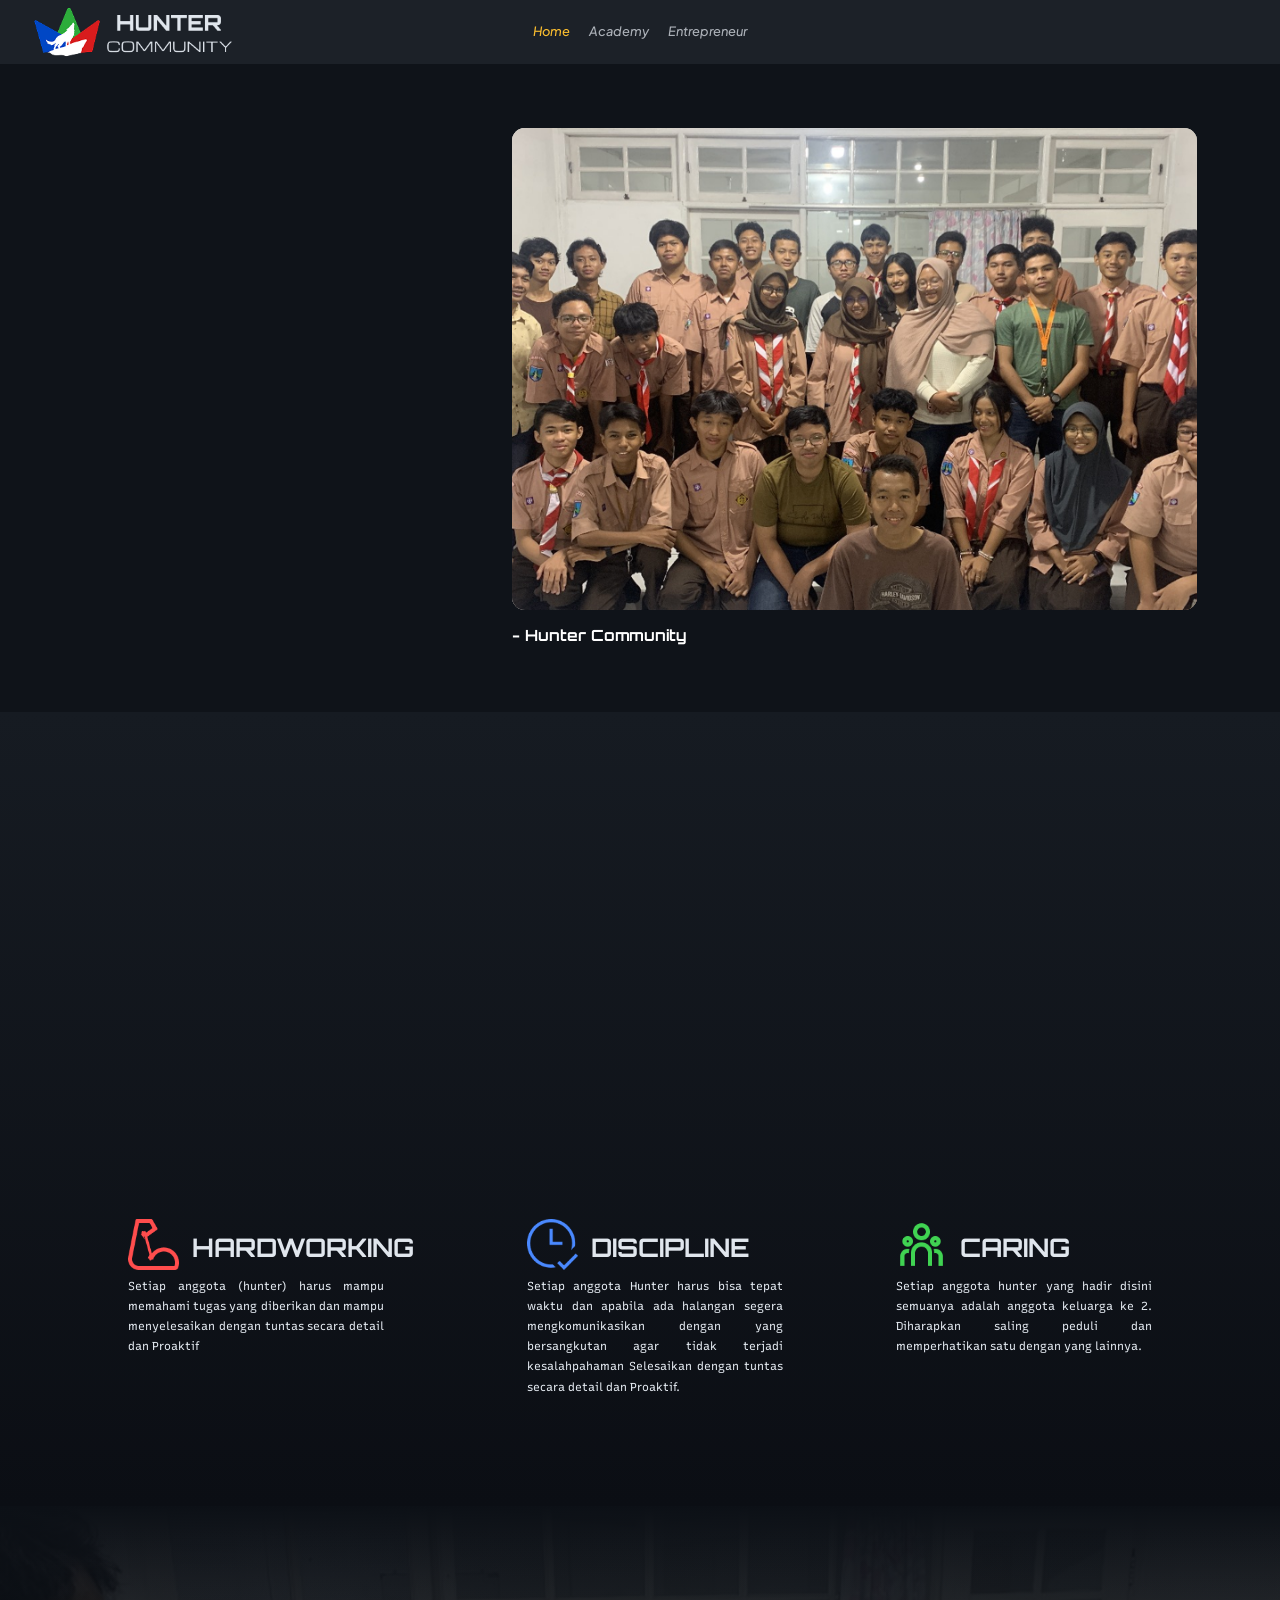
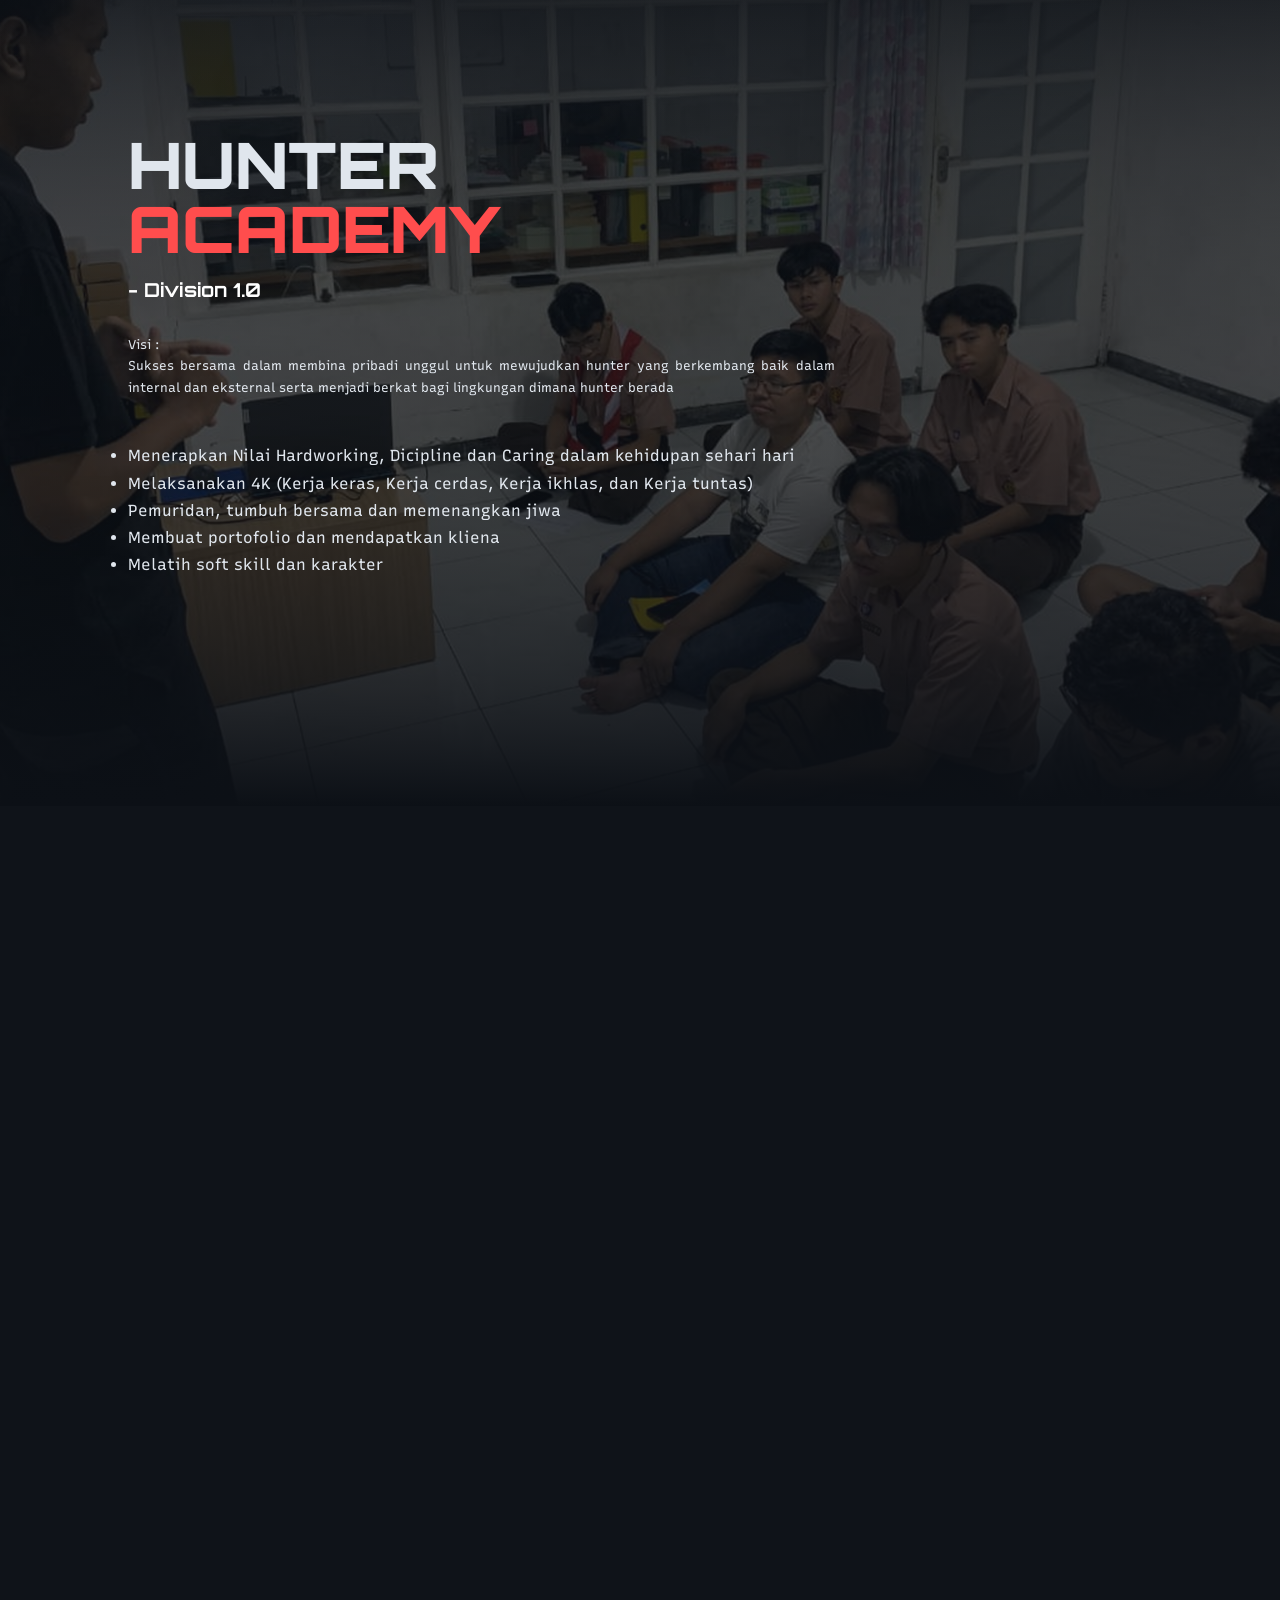
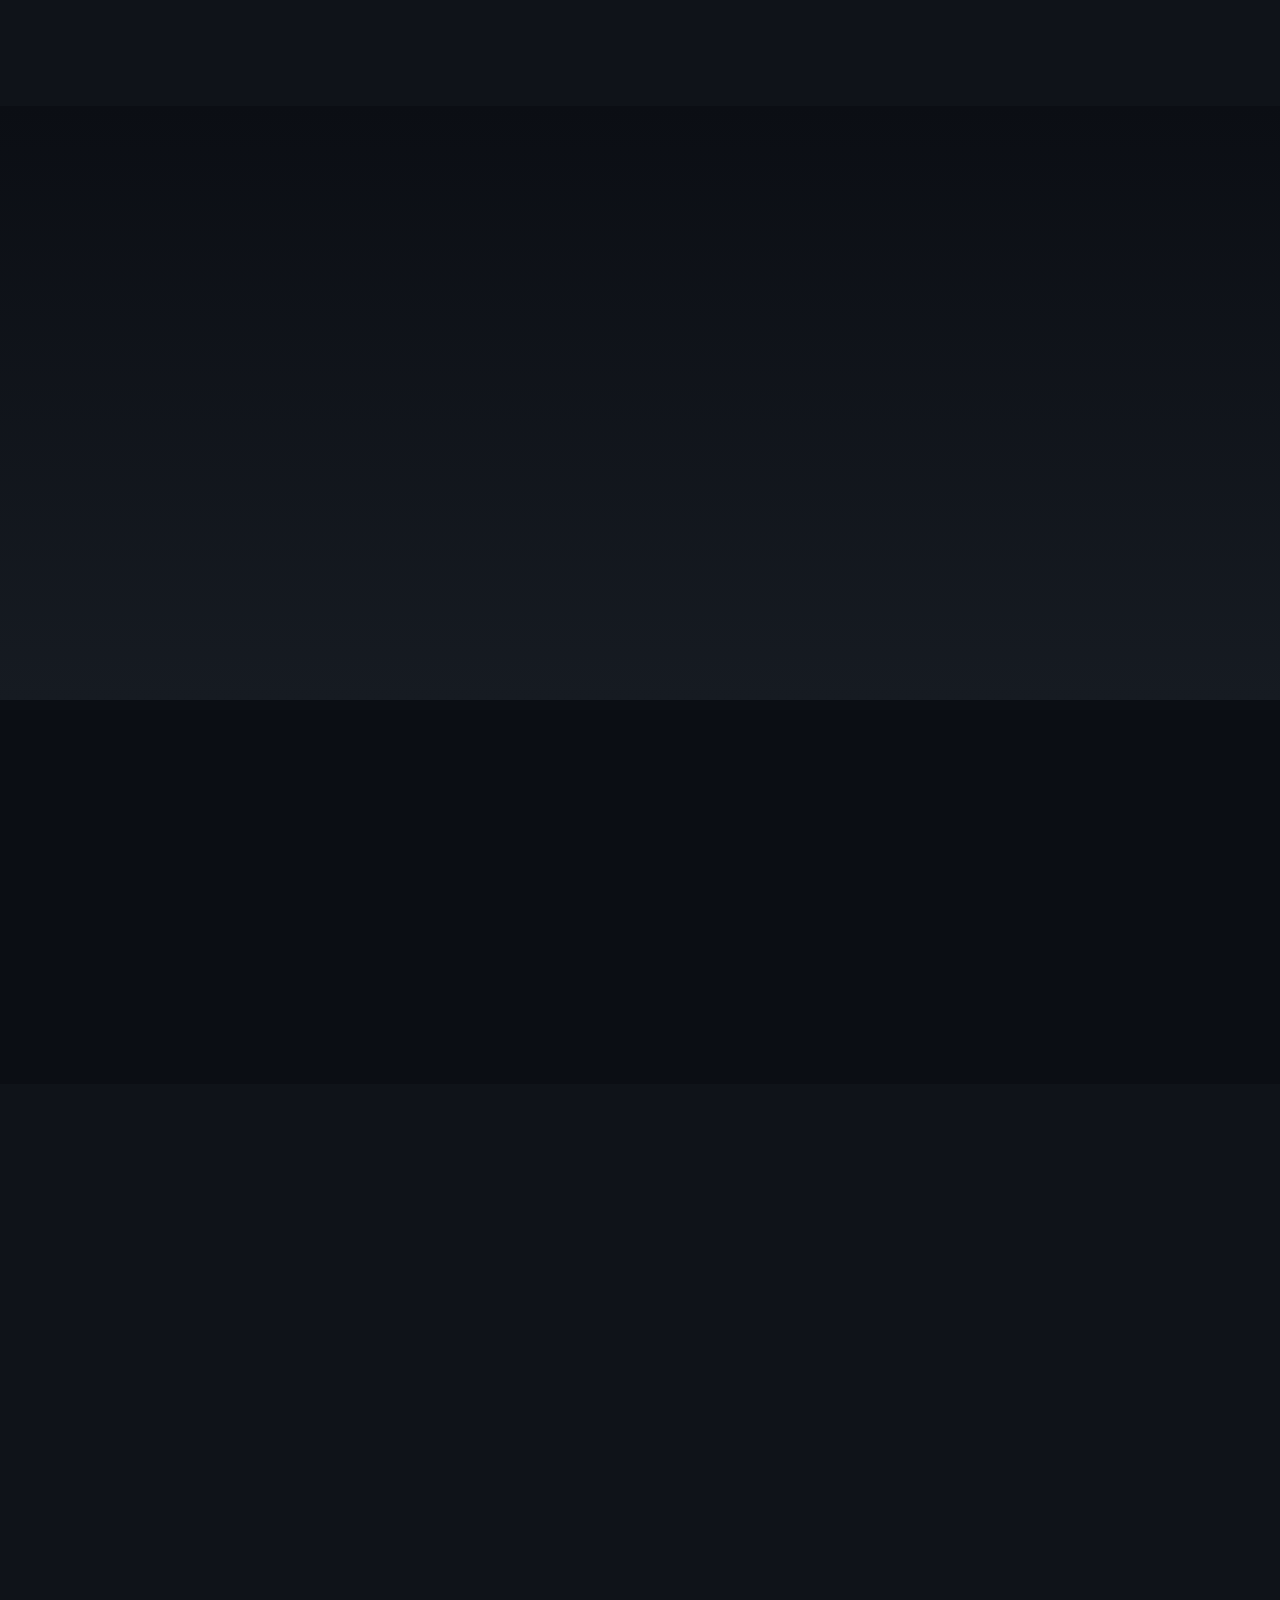
<file: index.html>
<!DOCTYPE html>
<html>

<head>
    <!-- Redirect immediately to the new URL -->
    <meta http-equiv="refresh" content="0; url=homepage.html" />
    <title>Redirecting...</title>
</head>

<body>
    <h1>If you are not redirected, <a href="homepage.html">click here</a>.</h1>
</body>


</html>
</file>
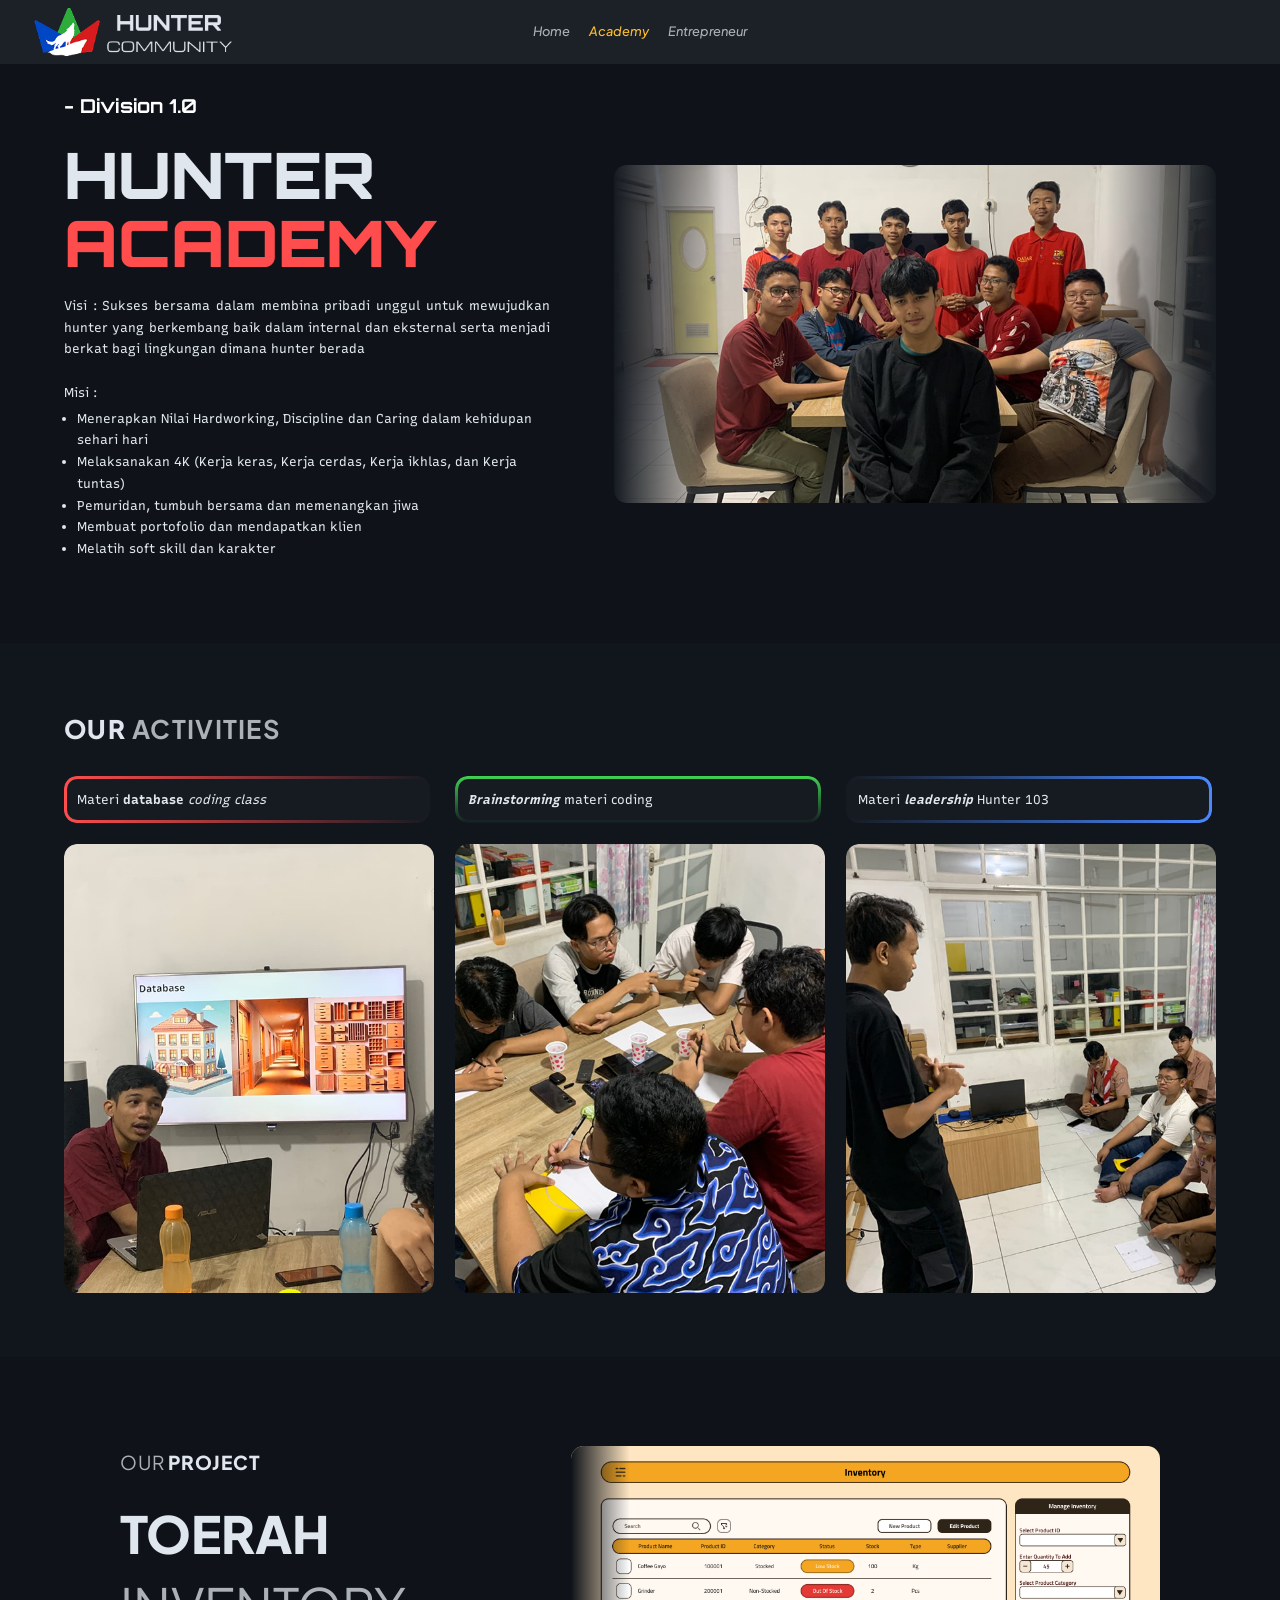
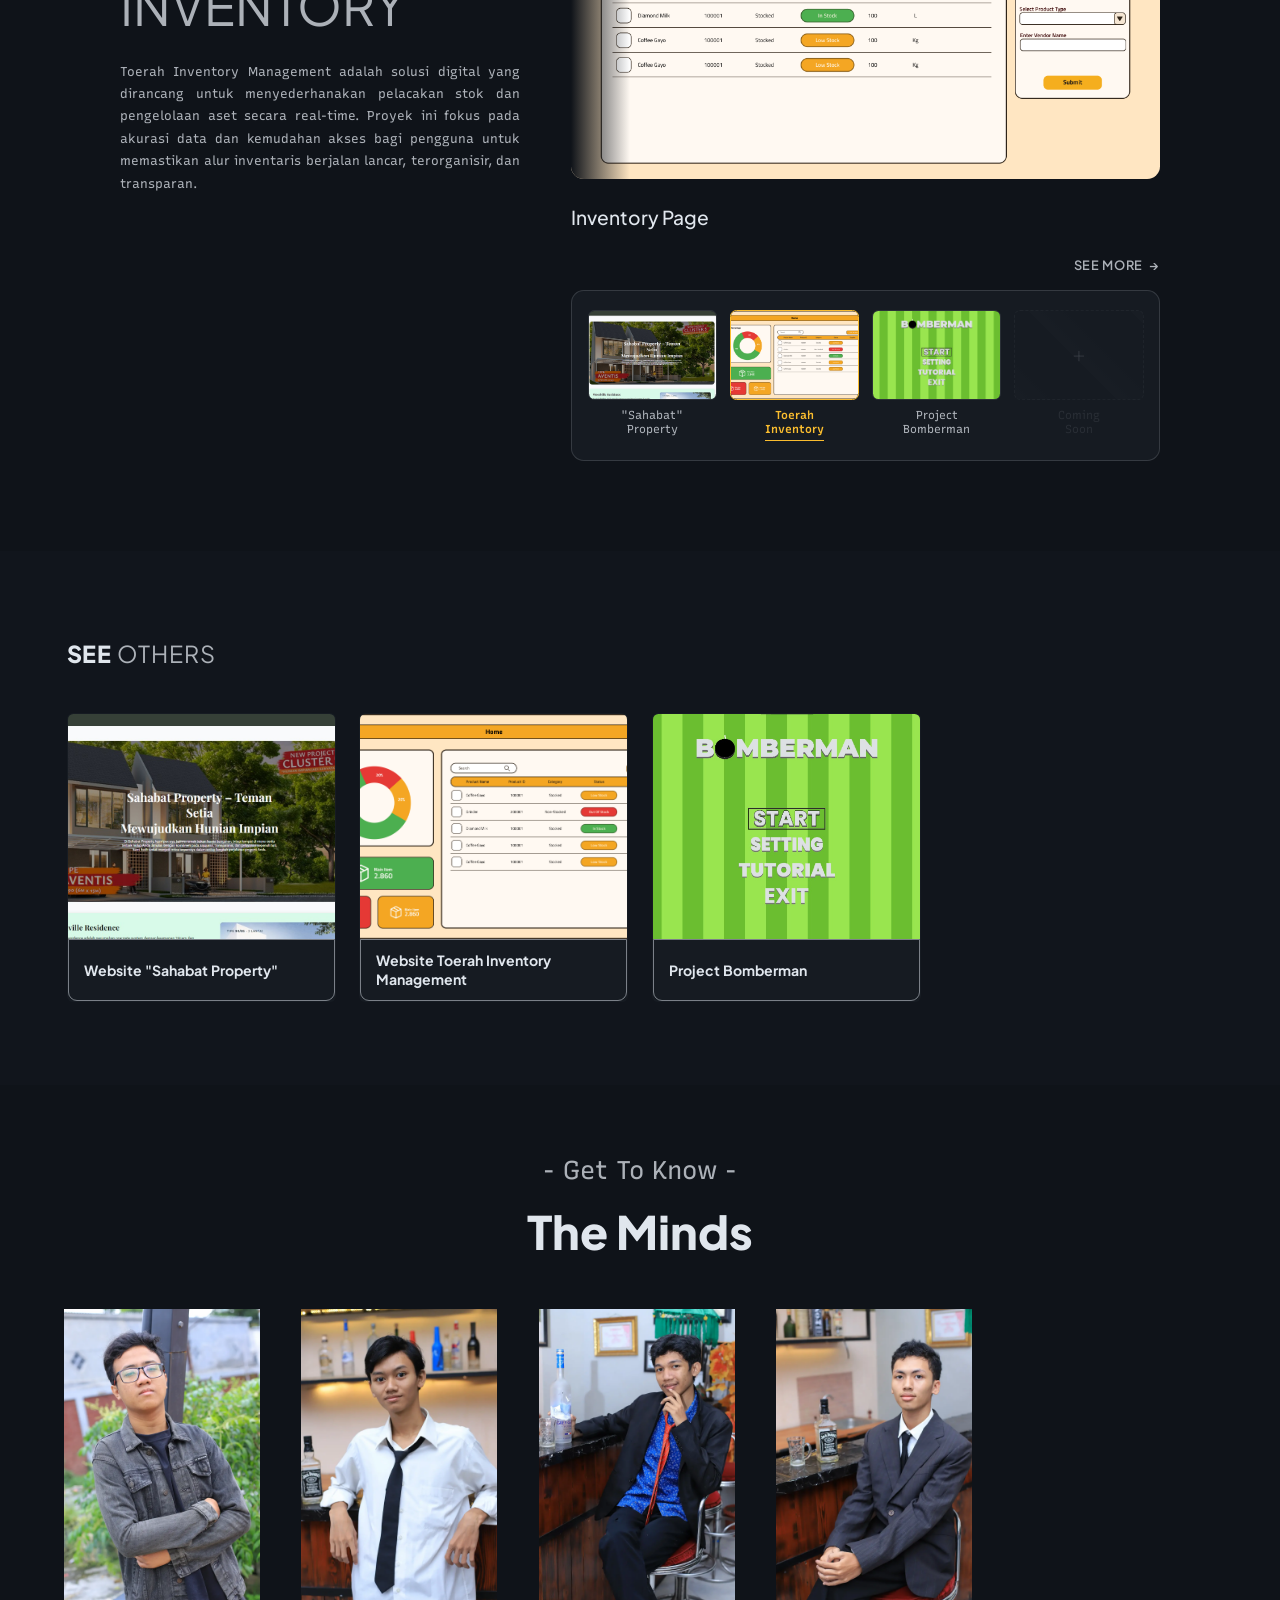
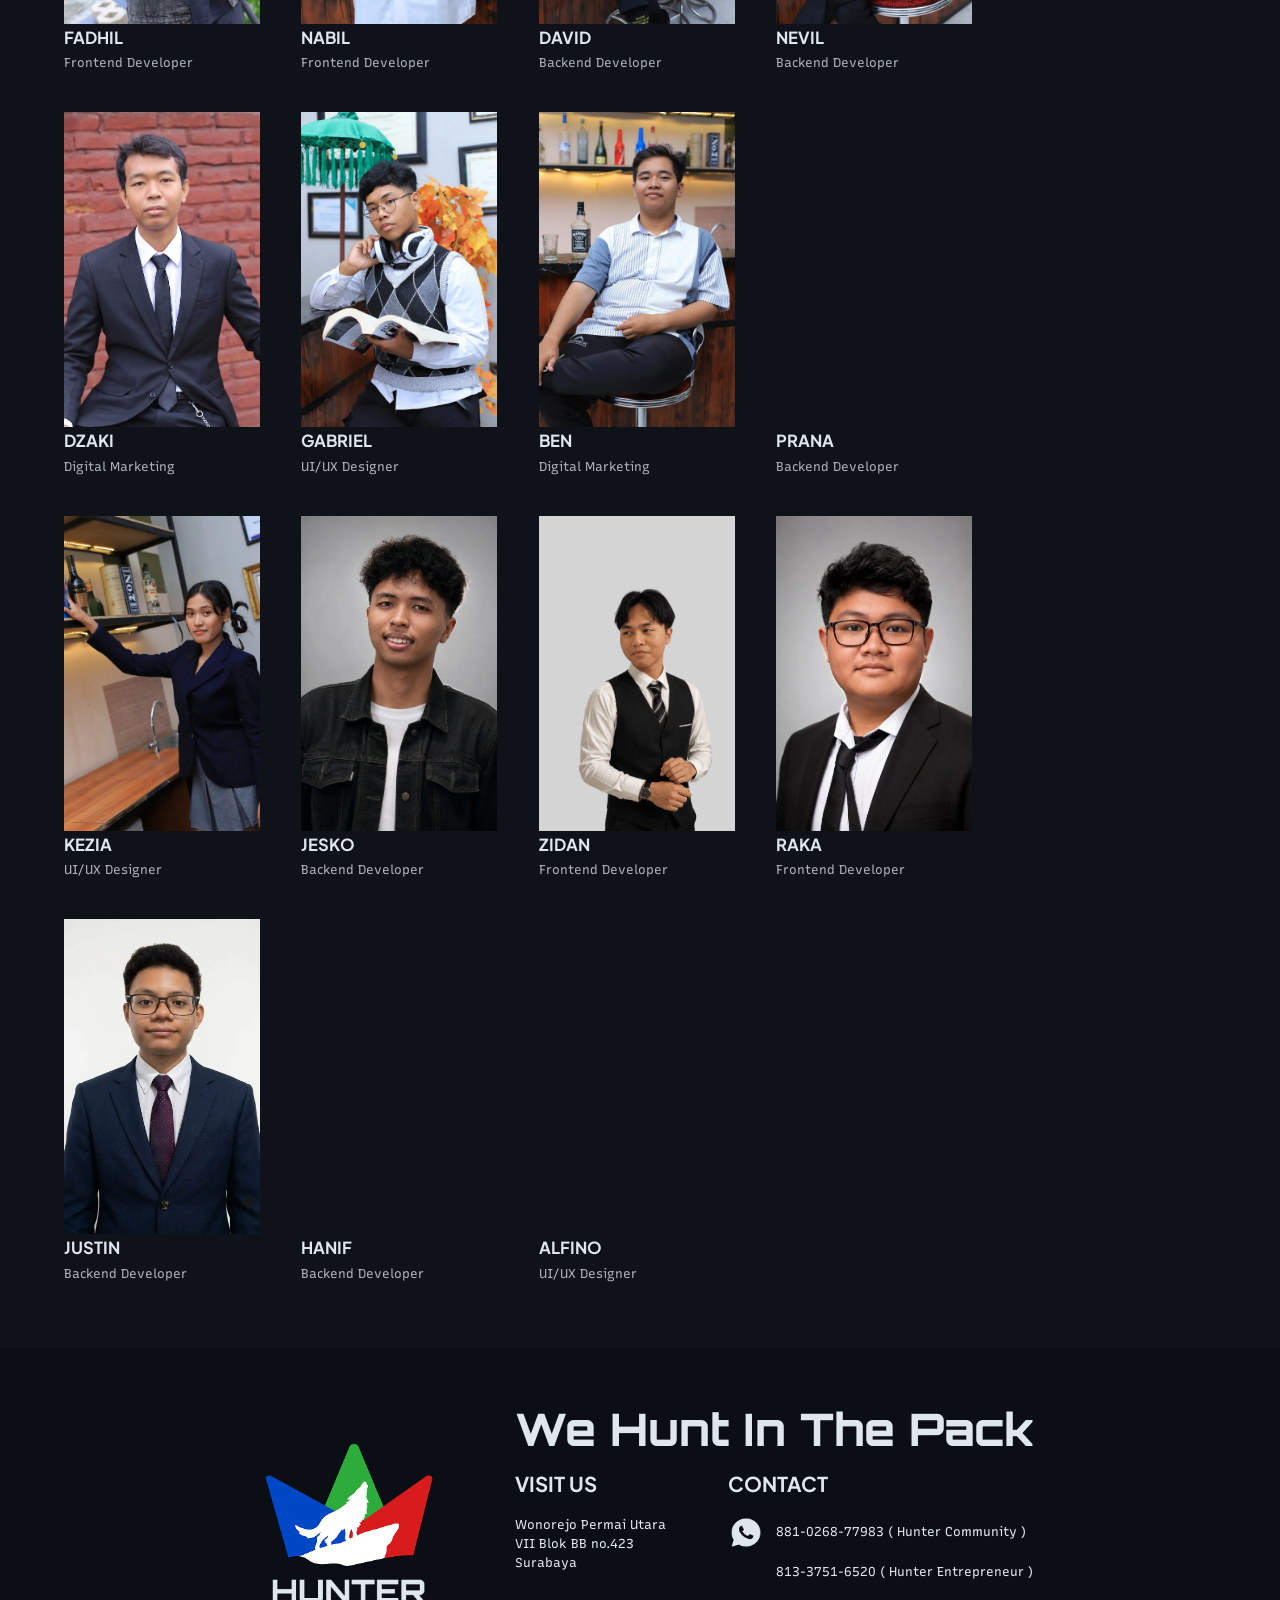
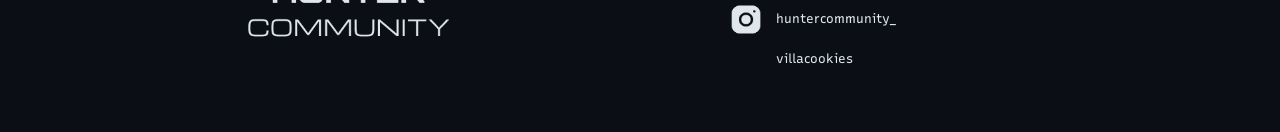
<file: codingpage.html>
<!doctype html>
<html lang="id">

<head>
  <meta charset="UTF-8" />
  <meta name="viewport" content="width=device-width, initial-scale=1.0" />
  <title>Hunter Academy — Coding</title>
  <link rel="icon" href="/favicon.ico" sizes="any">
  <link rel="icon" type="image/png" sizes="512x512" href="/favicon.png">
  <meta name="description" content="Sukses bersama dalam membina pribadi unggul untuk
        mewujudkan hunter yang berkembang baik dalam internal dan eksternal serta
        menjadi berkat bagi lingkungan dimana hunter berada.">
  <meta name="keywords"
    content="Hunter Community, komunitas, discipline, caring, hardworking, belajar bersama, organisasi">
  <meta name="author" content="Hunter Community">
  <meta name="robots" content="index, follow">
  <link rel="canonical" href="https://hunter.or.id/codingpage.html">

  <link rel="stylesheet" href="codingpage.css" />
  <link rel="preconnect" href="https://fonts.googleapis.com" />
  <link rel="preconnect" href="https://fonts.gstatic.com" crossorigin />
</head>

<body>
  <!-- ==============================
         NAVBAR
    ============================== -->
  <nav class="navbar" id="navbar">
    <div class="navbar-logo" id="navbar-logo">
      <img src="CodingAssets/Logo.png" alt="Hunter Community Logo" />
    </div>
    <div class="navbar-links">
      <a href="homepage.html">Home</a>
      <a href="codingpage.html" class="active">Academy</a>
      <a href="entrepreneurpage.html">Entrepreneur</a>
    </div>
  </nav>

  <!-- ==============================
         HERO SECTION
    ============================== -->
  <section class="hero">
    <div class="hero-content">
      <p class="hero-tag reveal">- Division 1.0</p>
      <h1 class="hero-title reveal reveal-delay-1">
        <span>HUNTER</span><br />
        <span class="accent-red">ACADEMY</span><br />
      </h1>
      <p class="hero-description reveal reveal-delay-1">

        <span>Visi : </span>Sukses bersama dalam membina pribadi unggul untuk
        mewujudkan hunter yang berkembang baik dalam internal dan eksternal serta
        menjadi berkat bagi lingkungan dimana hunter berada<br><br>
        <span>Misi : </span>
      <ul class="hero-description-list">
        <li class="reveal reveal-delay-2">Menerapkan Nilai Hardworking, Discipline dan Caring dalam kehidupan sehari
          hari
        </li>
        <li class="reveal reveal-delay-3">Melaksanakan 4K (Kerja keras, Kerja cerdas, Kerja ikhlas, dan Kerja tuntas)
        </li>
        <li class="reveal reveal-delay-4">Pemuridan, tumbuh bersama dan memenangkan jiwa</li>
        <li class="reveal reveal-delay-5">Membuat portofolio dan mendapatkan klien</li>
        <li class="reveal reveal-delay-6">Melatih soft skill dan karakter</li>
      </ul>
      </p>
    </div>
    <div class="hero-image-wrapper reveal reveal-right reveal-delay-1">
      <img src="CodingAssets/FotoBersamaCoding.png" alt="Hunter Academy" class="hero-image" />
    </div>
  </section>

  <!-- ==============================
         OUR ACTIVITIES
    ============================== -->
  <section class="adventure">
    <h2 class="adventure-title reveal">
      <span class="accent-white">OUR</span> ACTIVITIES
    </h2>
    <div class="adventure-cards">
      <div class="adventure-card reveal reveal-delay-1">
        <div class="card-label border-red">
          Materi <strong>database</strong> <em>coding class</em>
        </div>
        <img src="CodingAssets/FotoMateriCoding.png" alt="Materi Database Coding Class" class="card-photo" />
      </div>
      <div class="adventure-card reveal reveal-delay-2">
        <div class="card-label border-green">
          <em><strong>Brainstorming</strong></em> materi coding
        </div>
        <img src="CodingAssets/FotoBrainstorming.png" alt="Brainstorming Materi Coding" class="card-photo" />
      </div>
      <div class="adventure-card reveal reveal-delay-3">
        <div class="card-label border-blue">
          Materi <em><strong>leadership</strong></em> Hunter 103
        </div>
        <img src="CodingAssets/FotoMateriLeadership.png" alt="Materi Leadership Hunter 103" class="card-photo" />
      </div>
    </div>
  </section>

  <!-- ==============================
         OUR PROJECT
    ============================== -->
  <section class="our-project" id="our-project">
    <div class="project-item">
      <!-- LEFT -->
      <div class="project-left">
        <p class="project-section-label reveal">
          OUR <strong>PROJECT</strong>
        </p>
        <h2 class="project-title reveal reveal-delay-1" id="dyn-project-title">
          TOERAH<br /><span>INVENTORY</span>
        </h2>
        <p class="project-desc reveal reveal-delay-2" id="dyn-project-desc">
          Lorem ipsum dolor sit amet, consectetur adipiscing elit, sed do
          eiusmod tempor incididunt ut labore et dolore magna aliqua. Ut enim
          ad minim veniam, quis nostrud exercitation ullamco laboris nisi ut
          aliquip ex ea commodo consequat. Duis aute irure dolor in
          reprehenderit in voluptate velit esse cillum dolore eu fugiat nulla
          pariatur. Excepteur sint occaecat cupidatat non proident, sunt in
          culpa qui officia deserunt mollit anim id est laborum.
        </p>
      </div>

      <!-- RIGHT -->
      <div class="project-right reveal reveal-right reveal-delay-1">
        <div class="project-main-img-wrap">
          <div class="project-main-img-gradient"></div>
          <div class="carousel-track" id="carousel-track">
            <!-- Dynamically populated via JavaScript -->
          </div>
        </div>

        <div class="project-mid-row">
          <div class="page-name-display" id="page-name-display">
            Inventory Page
          </div>
        </div>
        <div class="project-top-row">
          <a href="#see-others" class="project-see-more">SEE MORE <span class="arrow">&rarr;</span></a>
        </div>

        <div class="project-cards-container">
          <div class="project-card-item" onclick="selectProject(0)">
            <div class="project-card-thumb">
              <img src="CodingAssets/WebsiteSahabatProperty.png" alt="Sahabat Property" />
            </div>
            <div class="project-card-name">"Sahabat"<br />Property</div>
          </div>
          <div class="project-card-item active" onclick="selectProject(1)">
            <div class="project-card-thumb">
              <img src="CodingAssets/Toerah3.png" alt="Toerah Inventory" />
            </div>
            <div class="project-card-name">Toerah<br />Inventory</div>
          </div>
          <div class="project-card-item" onclick="selectProject(2)">
            <div class="project-card-thumb">
              <img src="CodingAssets/Bomberman1.png" alt="Project Bomberman" />
            </div>
            <div class="project-card-name">Project<br />Bomberman</div>
          </div>
          <div class="project-card-item project-card-empty">
            <div class="project-card-thumb project-card-thumb--empty">
              <span class="project-card-empty-icon">+</span>
            </div>
            <div class="project-card-name" style="color: rgba(172, 177, 184, 0.3)">
              Coming<br />Soon
            </div>
          </div>
        </div>
      </div>
    </div>
  </section>

  <!-- ==============================
         SEE OTHERS
    ============================== -->
  <section class="see-others" id="see-others">
    <h2 class="see-others-title reveal"><strong>SEE</strong> OTHERS</h2>

    <div class="see-others-grid">
      <!-- Card 1 -->
      <div class="so-card reveal reveal-delay-1" onclick="goToProject(0)">
        <div class="so-card-img">
          <img src="CodingAssets/SahabatProperty.jpg" alt="Website Sahabat Property" />
        </div>
        <div class="so-card-body">
          <h3>Website "Sahabat Property"</h3>
        </div>
      </div>

      <!-- Card 2 -->
      <div class="so-card reveal reveal-delay-2" onclick="goToProject(1)">
        <div class="so-card-img">
          <img src="CodingAssets/Toerah3.png" alt="Website Toerah Inventory Management" />
        </div>
        <div class="so-card-body">
          <h3>Website Toerah Inventory Management</h3>
        </div>
      </div>

      <!-- Card 3 -->
      <div class="so-card reveal reveal-delay-3" onclick="goToProject(2)">
        <div class="so-card-img">
          <img src="CodingAssets/Bomberman1.png" alt="Website Nama Project" />
        </div>
        <div class="so-card-body">
          <h3>Project Bomberman</h3>
        </div>
      </div>

      <!-- Slot 4 — kosong (spacer) -->
      <div class="so-card-empty"></div>
    </div>
  </section>

  <!-- ==============================
         THE MINDS
    ============================== -->
  <section class="the-minds">
    <div class="the-minds-header reveal">
      <p class="the-minds-eyebrow">- Get To Know -</p>
      <h2 class="the-minds-title">The Minds</h2>
    </div>

    <div class="the-minds-grid">
      <!-- Row 1 -->
      <div class="mind-card reveal reveal-delay-1">
        <div class="mind-card-img">
          <img src="CodingAssets/Anggota/Fadhil.webp" alt="Foto Fadhil" loading="lazy" decoding="async" />
        </div>
        <p class="mind-name">Fadhil</p>
        <p class="mind-role">Frontend Developer</p>
      </div>

      <div class="mind-card reveal reveal-delay-2">
        <div class="mind-card-img">
          <img src="CodingAssets/Anggota/Nabil.webp" alt="Foto Nabil" loading="lazy" decoding="async" />
        </div>
        <p class="mind-name">Nabil</p>
        <p class="mind-role">Frontend Developer</p>
      </div>

      <div class="mind-card reveal reveal-delay-3">
        <div class="mind-card-img">
          <img src="CodingAssets/Anggota/David.webp" alt="Foto David" loading="lazy" decoding="async" />
        </div>
        <p class="mind-name">David</p>
        <p class="mind-role">Backend Developer</p>
      </div>

      <div class="mind-card reveal reveal-delay-4">
        <div class="mind-card-img">
          <img src="CodingAssets/Anggota/Nevil.webp" alt="Foto Nevil" loading="lazy" decoding="async" />
        </div>
        <p class="mind-name">Nevil</p>
        <p class="mind-role">Backend Developer</p>
      </div>

      <div class="mind-card reveal reveal-delay-5">
        <div class="mind-card-img">
          <img src="CodingAssets/Anggota/Dzaki.webp" alt="Foto Dzaki" loading="lazy" decoding="async" />
        </div>
        <p class="mind-name">Dzaki</p>
        <p class="mind-role">Digital Marketing</p>
      </div>

      <!-- Row 1 -->
      <div class="mind-card reveal reveal-delay-1">
        <div class="mind-card-img">
          <img src="CodingAssets/Anggota/Gabriel.webp" alt="Foto Gabriel" loading="lazy" decoding="async" />
        </div>
        <p class="mind-name">Gabriel</p>
        <p class="mind-role">UI/UX Designer</p>
      </div>

      <div class="mind-card reveal reveal-delay-2">
        <div class="mind-card-img">
          <img src="CodingAssets/Anggota/Ben.webp" alt="Foto Ben" loading="lazy" decoding="async" />
        </div>
        <p class="mind-name">Ben</p>
        <p class="mind-role">Digital Marketing</p>
      </div>
      <div class="mind-card reveal reveal-delay-3">
        <div class="mind-card-img">
          <img src="CodingAssets/Anggota/Prana.webp" alt="Foto Prana" loading="lazy" decoding="async" />
        </div>
        <p class="mind-name">Prana</p>
        <p class="mind-role">Backend Developer</p>
      </div>
      <div class="mind-card reveal reveal-delay-4">
        <div class="mind-card-img">
          <img src="CodingAssets/Anggota/Kezia.webp" alt="Foto Kezia" loading="lazy" decoding="async"
            style="object-position: 0 50%;" />
        </div>
        <p class="mind-name">Kezia</p>
        <p class="mind-role">UI/UX Designer</p>
      </div>
      <div class="mind-card reveal reveal-delay-3">
        <div class="mind-card-img">
          <img src="CodingAssets/Anggota/Jesko.webp" alt="Foto Jesko" loading="lazy" decoding="async" />
        </div>
        <p class="mind-name">Jesko</p>
        <p class="mind-role">Backend Developer</p>
      </div>
      <div class="mind-card reveal reveal-delay-3">
        <div class="mind-card-img">
          <img src="CodingAssets/Anggota/Zidan.webp" alt="Foto Zidan" loading="lazy" decoding="async"
            style="object-fit: cover; background-color: rgb(212, 212, 212); object-position: 0% 20%;" />
        </div>
        <p class="mind-name">Zidan</p>
        <p class="mind-role">Frontend Developer</p>
      </div>
      <div class="mind-card reveal reveal-delay-3">
        <div class="mind-card-img">
          <img src="CodingAssets/Anggota/Raka.webp" alt="Foto Raka" loading="lazy" decoding="async" />
        </div>
        <p class="mind-name">Raka</p>
        <p class="mind-role">Frontend Developer</p>
      </div>
      <div class="mind-card reveal reveal-delay-3">
        <div class="mind-card-img">
          <img src="CodingAssets/Anggota/Justin.webp" alt="Foto Justin" loading="lazy" decoding="async" />
        </div>
        <p class="mind-name">Justin</p>
        <p class="mind-role">Backend Developer</p>
      </div>
      <div class="mind-card reveal reveal-delay-3">
        <div class="mind-card-img">
          <img src="CodingAssets/Anggota/Hanif.webp" alt="Foto Hanif" loading="lazy" decoding="async" />
        </div>
        <p class="mind-name">Hanif</p>
        <p class="mind-role">Backend Developer</p>
      </div>
      <div class="mind-card reveal reveal-delay-3">
        <div class="mind-card-img">
          <img src="CodingAssets/Anggota/Alfino.webp" alt="Foto Alfino" loading="lazy" decoding="async" />
        </div>
        <p class="mind-name">Alfino</p>
        <p class="mind-role">UI/UX Designer</p>
      </div>
    </div>
  </section>

  <!-- ==============================
         FOOTER
    ============================== -->
  <footer class="footer">
    <img src="CodingAssets/Logo3.png" alt="Hunter Community" class="footer-logo reveal reveal-delay-2" />
    <div class="footer-inner">
      <h2 class="reveal reveal-delay-1">We Hunt In The Pack</h2>
      <div class="footer-inner-content">
        <div class="footer-visitus">
          <h4 class="reveal reveal-delay-3">Visit Us</h4>
          <p class="reveal reveal-delay-4"><a href="https://maps.app.goo.gl/bUFyCmedr8hYK9d58" target="_blank">Wonorejo
              Permai Utara <br>VII Blok BB no.423 <br>Surabaya</a></p>
        </div>
        <div class="footer-contact">
          <h4 class="reveal reveal-delay-3">Contact</h4>
          <div class="contact-sosmed">
            <img src="CodingAssets/WhatsAppIcon.png" alt="WhatsApp" class="reveal reveal-delay-4" />
            <div class="contact reveal reveal-delay-5">
              <a href="https://wa.me/62881026877983" target="_blank">881-0268-77983 ( Hunter Community )</a>
              <a href="https://wa.me/6281337516520" target="_blank">813-3751-6520 ( Hunter Entrepreneur )</a>
            </div>
          </div>
          <div class="contact-sosmed">
            <img src="CodingAssets/InstagramIcon.png" alt="Instagram" class="reveal reveal-delay-4" />
            <div class="contact reveal reveal-delay-5">
              <a href="https://www.instagram.com/huntercommunity_/" target="_blank">huntercommunity_</a>
              <a href="https://www.instagram.com/villacookiess/" target="_blank">villacookies</a>
            </div>
          </div>
        </div>
      </div>
    </div>
  </footer>

  <script src="codingpage.js"></script>
</body>

</html>
</file>
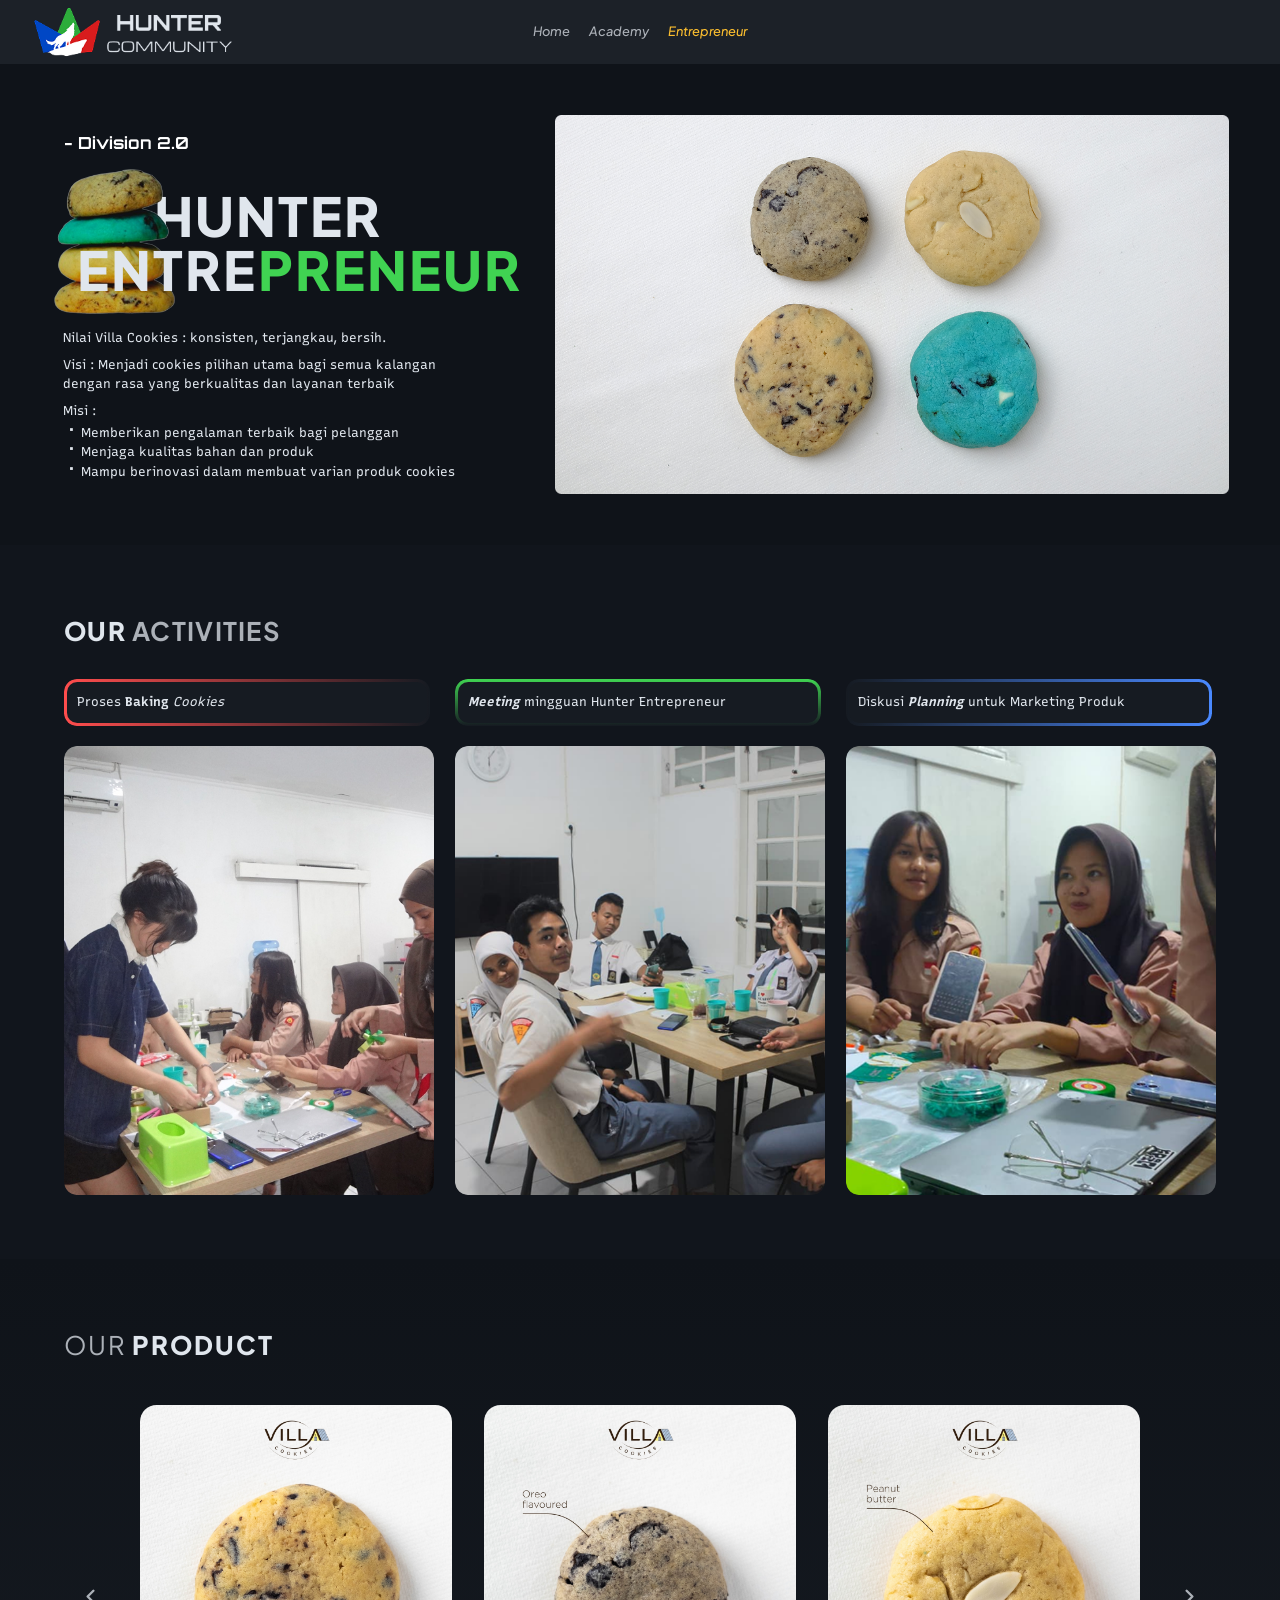
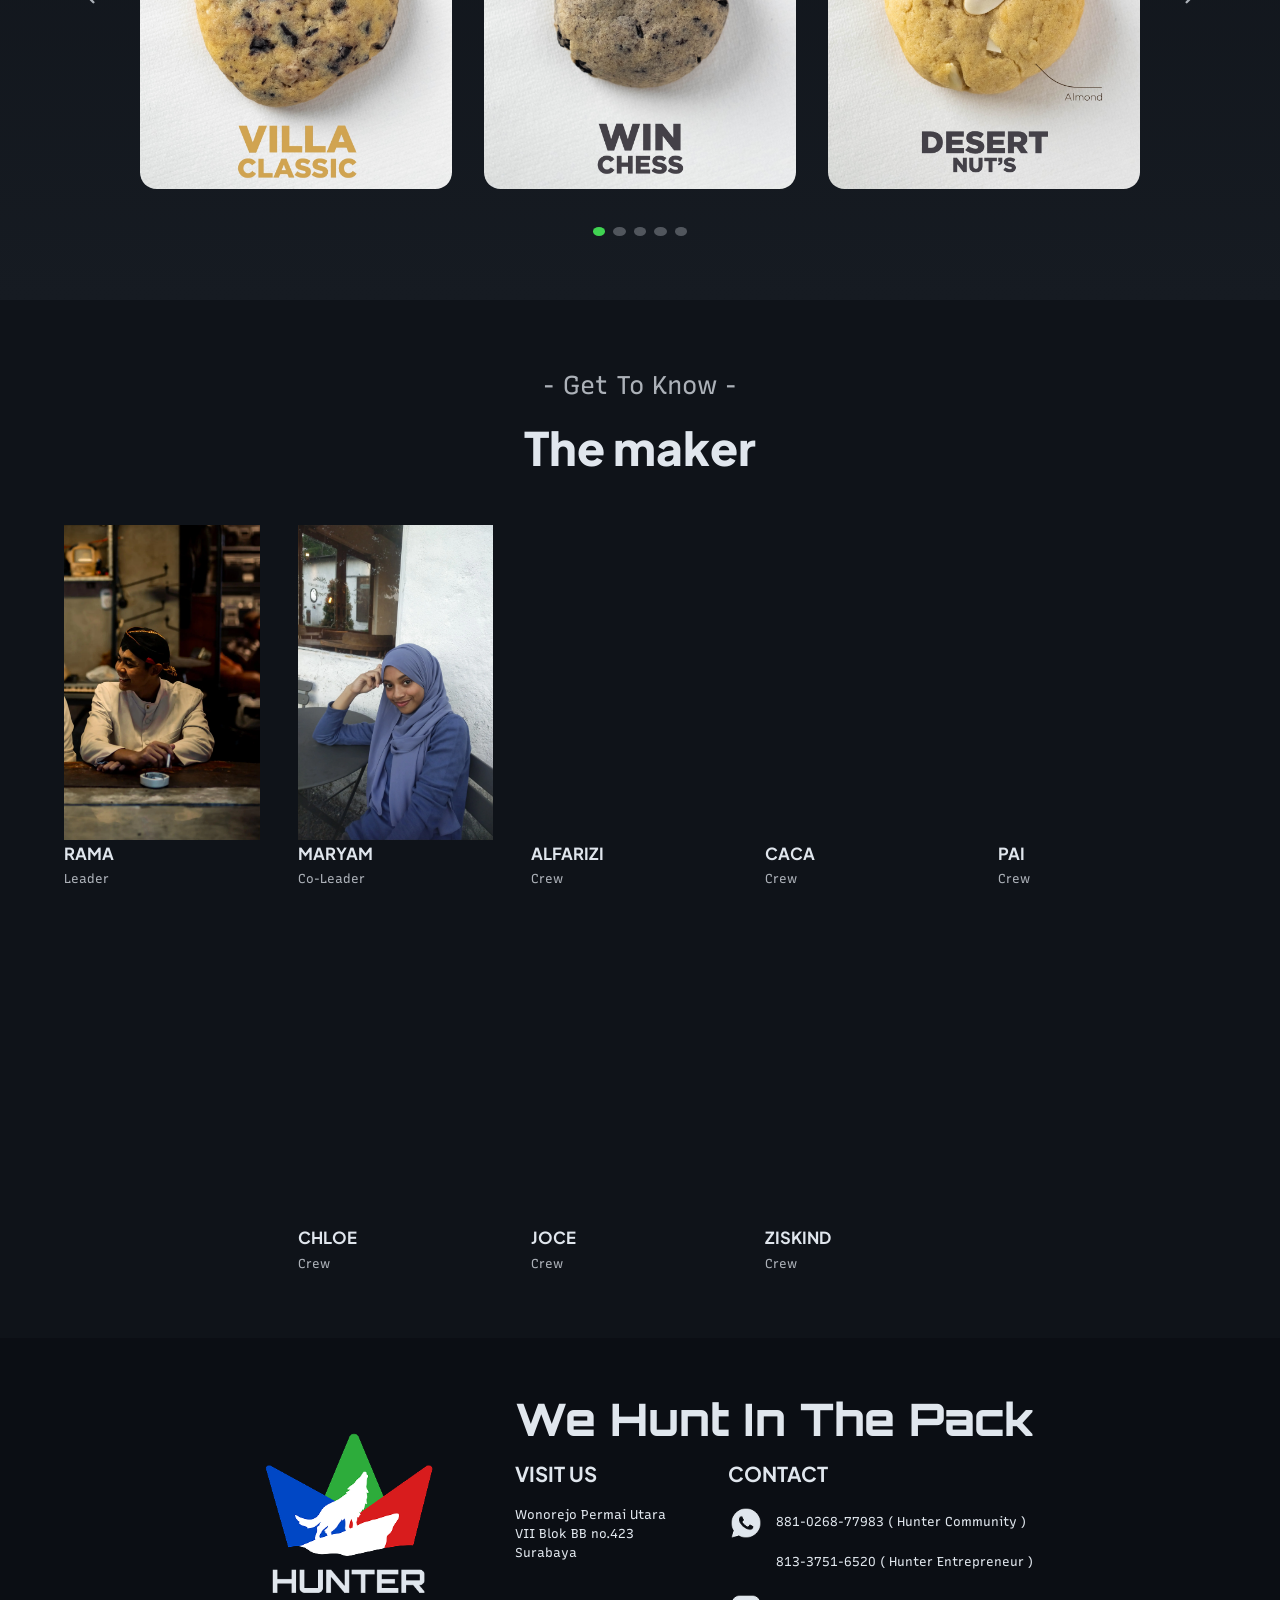
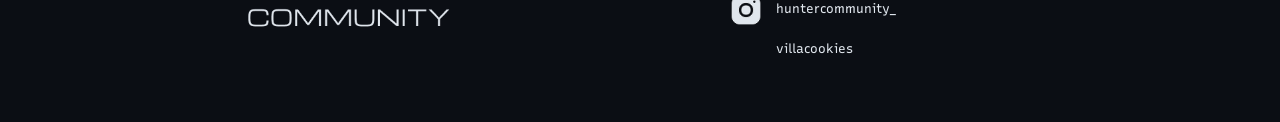
<file: entrepreneurpage.html>
<!doctype html>
<html lang="id">

<head>
  <meta charset="UTF-8" />
  <meta name="viewport" content="width=device-width, initial-scale=1.0" />
  <title>Villa Cookies – Hunter Community</title>
  <link rel="icon" href="/favicon.ico" sizes="any">
  <link rel="icon" type="image/png" sizes="512x512" href="/favicon.png">
  <meta name="description" content="Program Entrepreneur kami berfokus pada pengembangan
        strategi bisnis yang berkelanjutan, standar operasional yang efisien, dan model bisnis yang inklusif. Di sini,
        peserta tidak hanya belajar membangun sistem, tetapi juga memahami manajemen kualitas serta inovasi produk untuk
        memenangkan pasar.">
  <meta name="keywords"
    content="Hunter Community, komunitas, discipline, caring, hardworking, belajar bersama, organisasi">
  <meta name="author" content="Hunter Community">
  <meta name="robots" content="index, follow">
  <link rel="canonical" href="https://hunter.or.id/entrepreneurpage.html">

  <link rel="stylesheet" href="entrepreneurpage.css" />
  <link rel="preconnect" href="https://fonts.googleapis.com" />
  <link rel="preconnect" href="https://fonts.gstatic.com" crossorigin />
</head>

<body>
  <!-- ==============================
         NAVBAR
    ============================== -->
  <nav class="navbar" id="navbar">
    <div class="navbar-logo" id="navbar-logo">
      <img src="HomeAssets/Logo.png" alt="Hunter Community Logo" />
    </div>
    <div class="navbar-links">
      <a href="homepage.html">Home</a>
      <a href="codingpage.html">Academy</a>
      <a href="entrepreneurpage.html" class="active">Entrepreneur</a>
    </div>
  </nav>

  <!-- ==============================
         HERO SECTION
    ============================== -->
  <section class="cooking-hero">
    <!-- LEFT SIDE -->
    <div class="cooking-hero-left">
      <p class="cooking-hero-subtitle reveal reveal-delay-1">
        - Division 2.0
      </p>

      <div class="cooking-hero-title-block">
        <div class="cooking-hero-stack">
          <img src="CookingAssets/StackedCookies.png" alt="Stacked Cookies" class="reveal reveal-delay-2" />
        </div>

        <div class="cooking-hero-title-text">
          <h1 class="villa reveal reveal-delay-3">HUNTER</h1>
          <h1 class="cookies reveal reveal-delay-4">ENTRE<span>PRENEUR</span></h1>
        </div>
      </div>

      <div class="cooking-hero-description reveal reveal-delay-4">
        <div class="hero-info-item">
          <p class="hero-info-title"><span>Nilai Villa Cookies :</span> konsisten, terjangkau, bersih.</p>
        </div>

        <div class="hero-info-item">
          <p class="hero-info-title"><span>Visi :</span> Menjadi cookies pilihan utama bagi semua kalangan dengan rasa
            yang berkualitas dan layanan terbaik</p>
        </div>

        <div class="hero-info-item">
          <p class="hero-info-title"><span>Misi :</span></p>
          <ul class="hero-info-list">
            <li>Memberikan pengalaman terbaik bagi pelanggan</li>
            <li>Menjaga kualitas bahan dan produk</li>
            <li>Mampu berinovasi dalam membuat varian produk cookies</li>
          </ul>
        </div>
      </div>
    </div>

    <!-- RIGHT SIDE -->
    <div class="cooking-hero-right reveal reveal-delay-3">
      <img src="CookingAssets/FotoCookies.png" alt="Villa Cookies Products" />
    </div>
  </section>

  <!-- ==============================
         OUR ACTIVITIES
    ============================== -->
  <section class="activities">
    <h2 class="activities-title reveal">
      <span class="accent-white">OUR</span> ACTIVITIES
    </h2>
    <div class="activities-cards">
      <div class="activities-card reveal reveal-delay-1">
        <div class="card-label border-red">
          Proses <strong>Baking</strong> <em>Cookies</em>
        </div>
        <img src="CookingAssets/FotoProsesBaking.png" alt="Proses Baking Cookies" class="card-photo" />
      </div>
      <div class="activities-card reveal reveal-delay-2">
        <div class="card-label border-green">
          <em><strong>Meeting</strong></em> mingguan Hunter Entrepreneur
        </div>
        <img src="CookingAssets/FotoRapatMingguan.png" alt="Meeting Mingguan Villa Cookies" class="card-photo" />
      </div>
      <div class="activities-card reveal reveal-delay-3">
        <div class="card-label border-blue">
          Diskusi <em><strong>Planning</strong></em> untuk Marketing Produk
        </div>
        <img src="CookingAssets/FotoDiskusiPlanning.png" alt="Diskusi Planning Marketing" class="card-photo" />
      </div>
    </div>
  </section>

  <!-- ==============================
         OUR PRODUCT SECTION
    ============================== -->
  <section class="our-product" id="our-product">
    <h2 class="our-product-title reveal reveal-delay-1">
      OUR <span class="accent-bold">PRODUCT</span>
    </h2>

    <div class="carousel-wrapper">
      <!-- Arrow Left -->
      <button class="carousel-arrow carousel-arrow-left reveal reveal-delay-2" id="arrowLeft" aria-label="Previous">
        <svg xmlns="http://www.w3.org/2000/svg" viewBox="0 0 24 24" fill="none" stroke="currentColor" stroke-width="2.5"
          stroke-linecap="round" stroke-linejoin="round">
          <polyline points="15 18 9 12 15 6" />
        </svg>
      </button>

      <!-- Track -->
      <div class="carousel-track-container">
        <div class="carousel-track" id="carouselTrack">
          <div class="carousel-item reveal reveal-delay-1">
            <img src="CookingAssets/Cookies/winchess.jpg" alt="Win Chess" />
          </div>
          <div class="carousel-item reveal reveal-delay-2">
            <img src="CookingAssets/Cookies/desertnut.jpg" alt="Desert Nut's" />
          </div>
          <div class="carousel-item reveal reveal-delay-3">
            <img src="CookingAssets/Cookies/blueshameless.jpg" alt="Blue Shameless" />
          </div>
          <div class="carousel-item reveal reveal-delay-3">
            <img src="CookingAssets/Cookies/redvelvet.png" alt="Red Velvet" />
          </div>
          <div class="carousel-item reveal reveal-delay-3">
            <img src="CookingAssets/Cookies/villaclassic.jpg" alt="Villa Classic" />
          </div>
        </div>
      </div>

      <!-- Arrow Right -->
      <button class="carousel-arrow carousel-arrow-right reveal reveal-delay-2" id="arrowRight" aria-label="Next">
        <svg xmlns="http://www.w3.org/2000/svg" viewBox="0 0 24 24" fill="none" stroke="currentColor" stroke-width="2.5"
          stroke-linecap="round" stroke-linejoin="round">
          <polyline points="9 18 15 12 9 6" />
        </svg>
      </button>
    </div>

    <!-- Dots -->
    <div class="carousel-dots" id="carouselDots">
      <!-- populated by JS based on total slide count -->
    </div>
  </section>



  <!-- ==============================
         THE MAKER
    ============================== -->
  <section class="the-maker">
    <div class="the-maker-header reveal">
      <p class="the-maker-eyebrow">- Get To Know -</p>
      <h2 class="the-maker-title">The maker</h2>
    </div>

    <div class="the-maker-grid">
      <!-- Row 1 -->
      <div class="maker-card reveal reveal-delay-1">
        <div class="maker-card-img">
          <img src="CookingAssets/Anggota/Rama.webp" alt="Rama" class="img-rama" loading="lazy" decoding="async" />
        </div>
        <p class="maker-name">RAMA</p>
        <p class="maker-role">Leader</p>
      </div>
      <div class="maker-card reveal reveal-delay-2">
        <div class="maker-card-img">
          <img src="CookingAssets/Anggota/Maryam.webp" alt="Maryam" class="img-maryam" loading="lazy"
            decoding="async" />
        </div>
        <p class="maker-name">MARYAM</p>
        <p class="maker-role">Co-Leader</p>
      </div>
      <div class="maker-card reveal reveal-delay-3">
        <div class="maker-card-img">
          <img src="CookingAssets/Anggota/Alfarizi.webp" alt="Alfarizi" loading="lazy" decoding="async" />
        </div>
        <p class="maker-name">ALFARIZI</p>
        <p class="maker-role">Crew</p>
      </div>
      <div class="maker-card reveal reveal-delay-3">
        <div class="maker-card-img">
          <img src="CookingAssets/Anggota/Caca.webp" alt="Caca" loading="lazy" decoding="async" />
        </div>
        <p class="maker-name">CACA</p>
        <p class="maker-role">Crew</p>
      </div>
      <div class="maker-card reveal reveal-delay-4">
        <div class="maker-card-img">
          <img src="CookingAssets/Anggota/Pai.webp" alt="Pai" loading="lazy" decoding="async" />
        </div>
        <p class="maker-name">PAI</p>
        <p class="maker-role">Crew</p>
      </div>
      <div class="maker-card reveal reveal-delay-5">
        <div class="maker-card-img">
          <img src="CookingAssets/Anggota/Chloe.webp" alt="Chloe" loading="lazy" decoding="async" />
        </div>
        <p class="maker-name">CHLOE</p>
        <p class="maker-role">Crew</p>
      </div>
      <div class="maker-card reveal reveal-delay-6">
        <div class="maker-card-img">
          <img src="CookingAssets/Anggota/Joce.webp" alt="Joce" loading="lazy" decoding="async" />
        </div>
        <p class="maker-name">JOCE</p>
        <p class="maker-role">Crew</p>
      </div>
      <div class="maker-card reveal reveal-delay-7">
        <div class="maker-card-img">
          <img src="CookingAssets/Anggota/Ziskind.webp" alt="Ziskind" class="img-ziskind" loading="lazy"
            decoding="async" />
        </div>
        <p class="maker-name">ZISKIND</p>
        <p class="maker-role">Crew</p>
      </div>
    </div>
  </section>

  <!-- ==============================
       FOOTER
  ============================== -->
  <footer class="footer">
    <!-- Logo -->
    <img src="HomeAssets/Logo3.png" alt="Hunter Community" class="footer-logo reveal reveal-delay-2" />

    <div class="footer-inner">
      <h2 class="reveal reveal-delay-1">We Hunt In The Pack</h2>
      <div class="footer-inner-content">
        <div class="footer-visitus">
          <h4 class="reveal reveal-delay-3">Visit Us</h4>
          <p class="reveal reveal-delay-4"><a href="https://maps.app.goo.gl/bUFyCmedr8hYK9d58" target="_blank">Wonorejo
              Permai Utara <br>VII Blok BB no.423 <br>Surabaya</a></p>
        </div>
        <div class="footer-contact">
          <h4 class="reveal reveal-delay-3">Contact</h4>
          <div class="contact-sosmed">
            <img src="HomeAssets/WhatsAppIcon.png" alt="WhatsApp" class="reveal reveal-delay-4" />
            <div class="contact reveal reveal-delay-5">
              <a href="https://wa.me/62881026877983" target="_blank">881-0268-77983 ( Hunter Community )</a>
              <a href="https://wa.me/6281337516520" target="_blank">813-3751-6520 ( Hunter Entrepreneur )</a>
            </div>
          </div>
          <div class="contact-sosmed">
            <img src="HomeAssets/InstagramIcon.png" alt="Instagram" class="reveal reveal-delay-4" />
            <div class="contact reveal reveal-delay-5">
              <a href="https://www.instagram.com/huntercommunity_/" target="_blank">huntercommunity_</a>
              <a href="https://www.instagram.com/villacookiess/" target="_blank">villacookies</a>
            </div>
          </div>
        </div>
      </div>
    </div>
  </footer>

  <!-- ==============================
         SCROLL ANIMATION JS
    ============================== -->
  <script src="entrepreneurpage.js"></script>
</body>

</html>
</file>
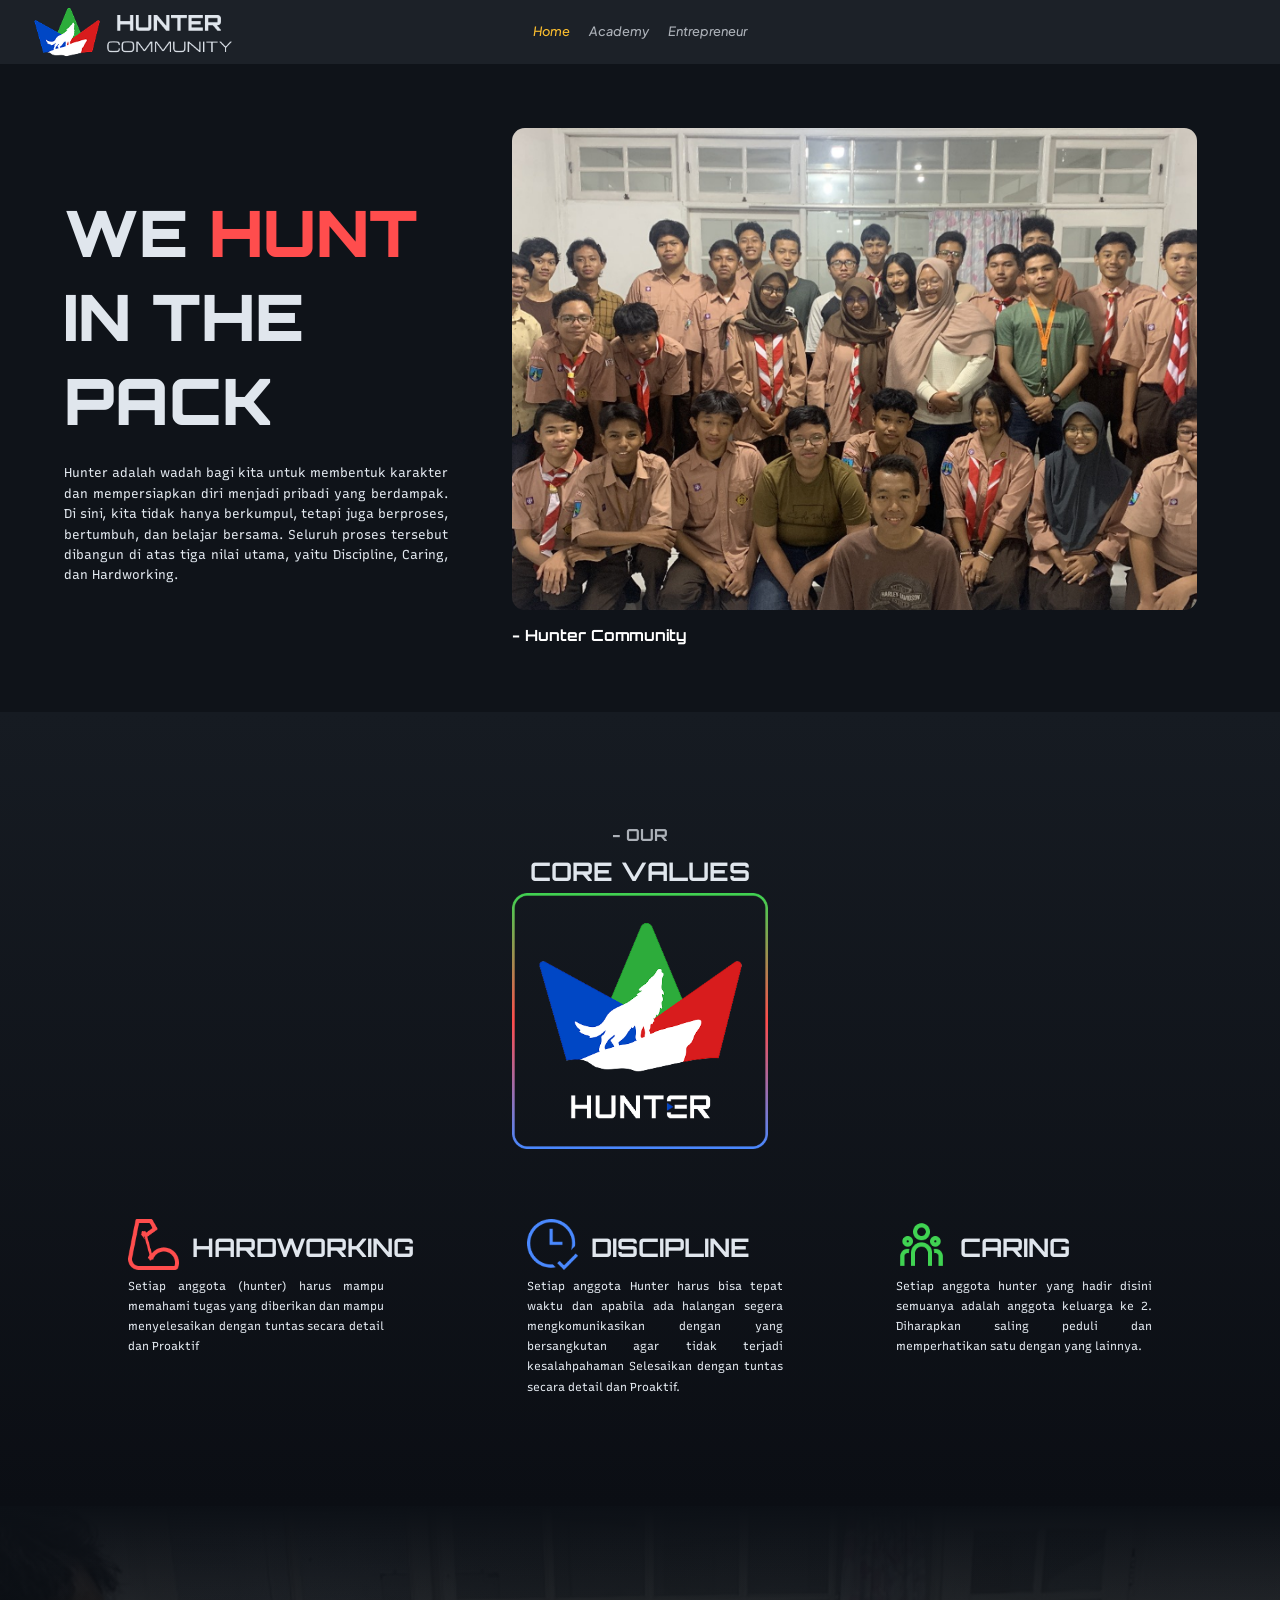
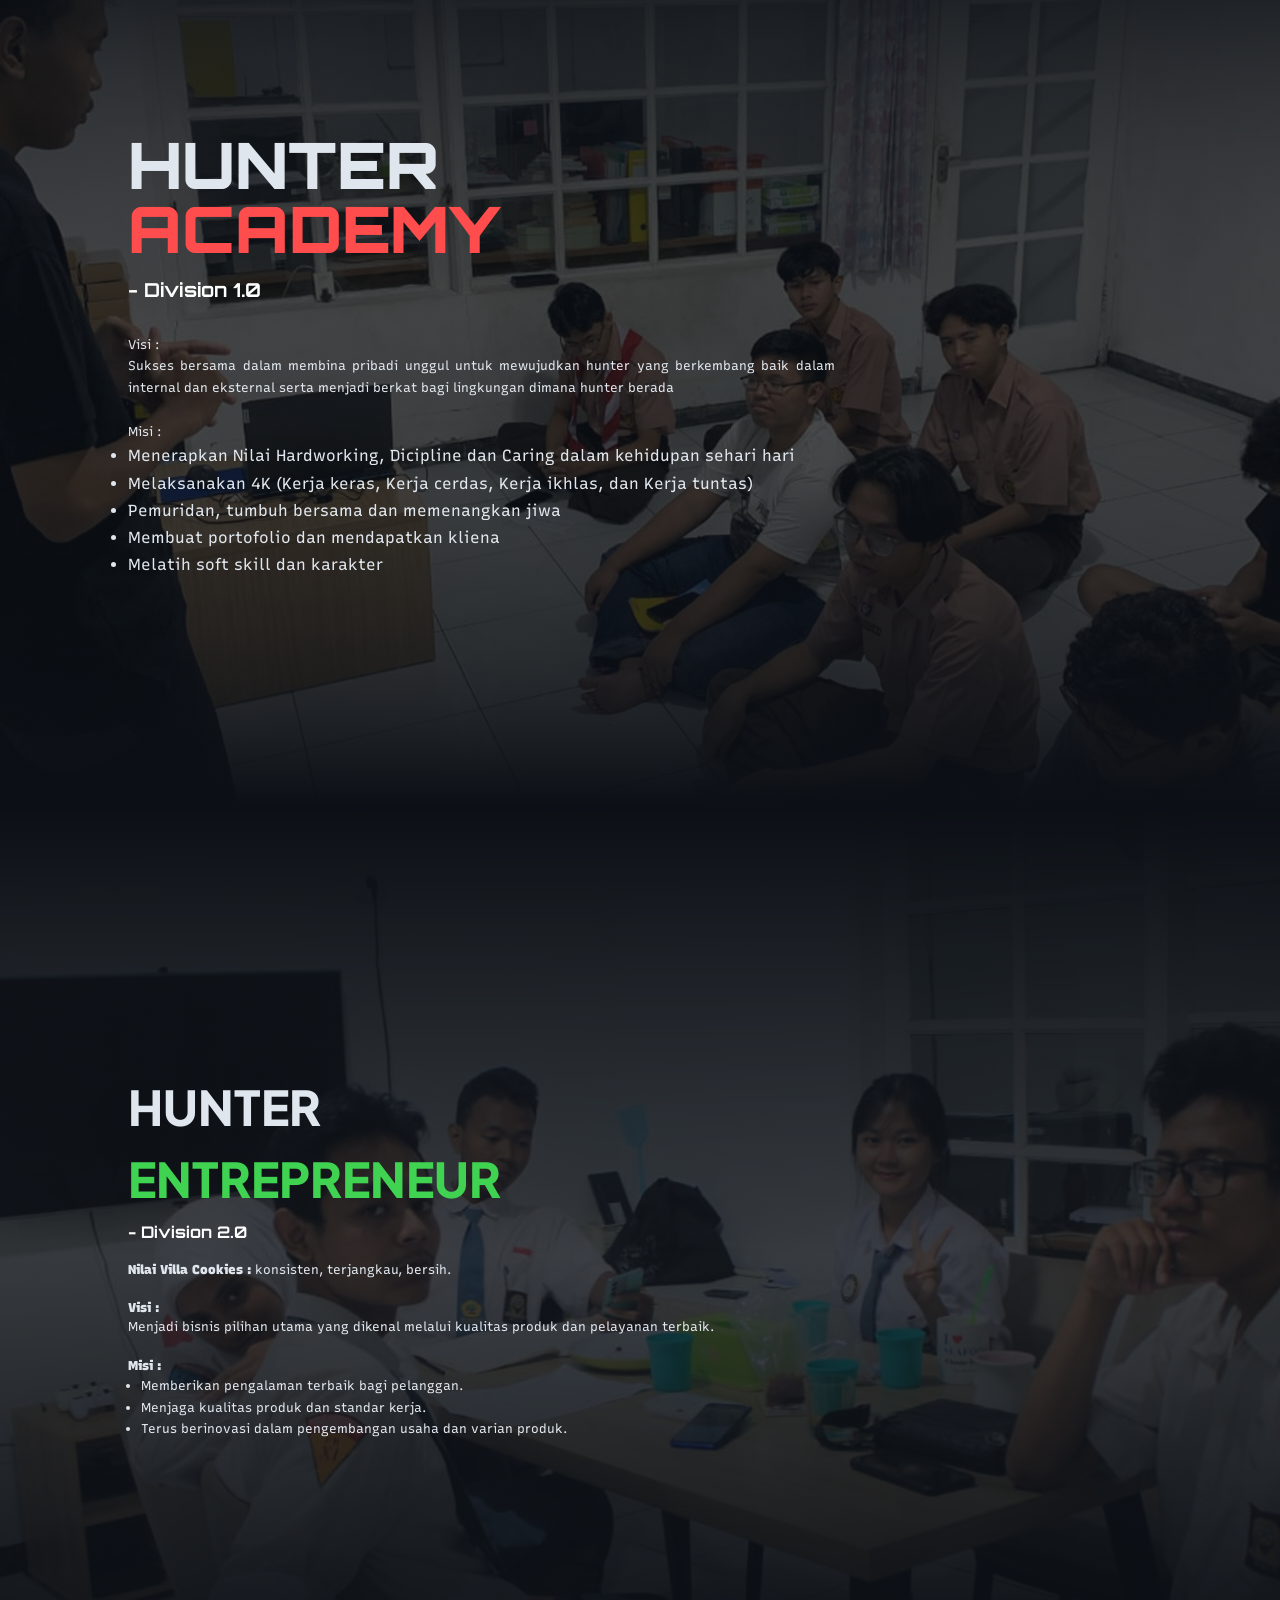
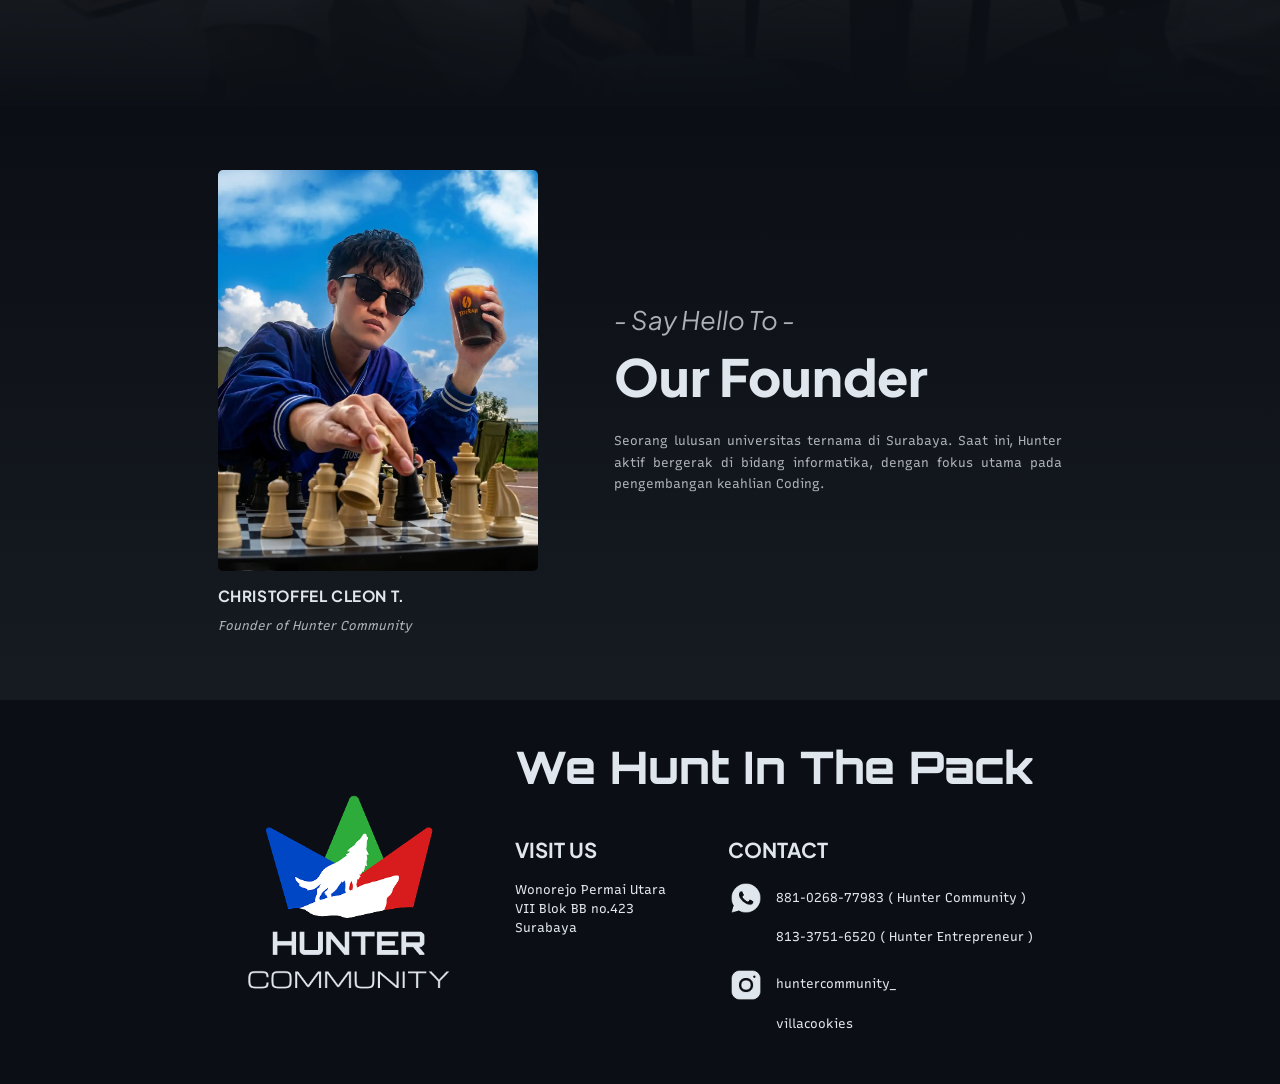
<file: homepage.html>
<!doctype html>
<html lang="id">

<head>
  <meta charset="UTF-8" />
  <meta name="viewport" content="width=device-width, initial-scale=1.0" />
  <title>Hunter Community</title>
  <link rel="icon" href="/favicon.ico" sizes="any">
  <link rel="icon" type="image/png" sizes="512x512" href="/favicon.png">
  <meta name="description"
    content="Hunter adalah wadah bagi kita untuk membentuk karakter dan mempersiapkan diri menjadi pribadi yang berdampak. Di sini, kita tidak hanya berkumpul, tetapi juga berproses, bertumbuh, dan belajar bersama. Seluruh proses tersebut dibangun di atas tiga nilai utama, yaitu Discipline, Caring, dan Hardworking.">
  <meta name="keywords"
    content="Hunter Community, komunitas, discipline, caring, hardworking, belajar bersama, organisasi">
  <meta name="author" content="Hunter Community">
  <meta name="robots" content="index, follow">
  <link rel="canonical" href="https://hunter.or.id/">

  <link rel="stylesheet" href="homepage.css" />
  <link rel="preconnect" href="https://fonts.googleapis.com" />
  <link rel="preconnect" href="https://fonts.gstatic.com" crossorigin />
</head>

<body>

  <!-- ==============================
       NAVBAR
  ============================== -->
  <nav class="navbar" id="navbar">
    <div class="navbar-logo" id="navbar-logo">
      <img src="HomeAssets/Logo.png" alt="Hunter Community Logo" />
    </div>
    <div class="navbar-links">
      <a href="homepage.html" class="active">Home</a>
      <a href="codingpage.html">Academy</a>
      <a href="entrepreneurpage.html">Entrepreneur</a>
    </div>
  </nav>

  <!-- ==============================
       HERO SECTION
  ============================== -->
  <section class="hero">
    <div class="hero-content">
      <h1 class="hero-title reveal reveal-delay-1">
        WE <span class="accent-red">HUNT</span><br />
        IN THE<br />
        PACK
      </h1>
      <p class="hero-description reveal reveal-delay-2">Hunter adalah wadah bagi kita untuk membentuk karakter dan
        mempersiapkan diri menjadi pribadi yang berdampak. Di sini, kita tidak hanya berkumpul, tetapi juga berproses,
        bertumbuh, dan belajar bersama. Seluruh proses tersebut dibangun di atas tiga nilai utama, yaitu Discipline,
        Caring, dan Hardworking.
      </p>
    </div>
    <div class="hero-carousel-wrapper">
      <div class="carousel-container">
        <div class="carousel-item">
          <img src="./HomeAssets/coding1.png" alt="Foto bersama Coding">
        </div>
        <div class="carousel-item">
          <img src="./HomeAssets/coding2.png" alt="Foto bersama Coding">
        </div>
        <div class="carousel-item">
          <img src="./HomeAssets/entrepreneur1.png" alt="Foto bersama Entrepreneur">
        </div>
      </div>
      <div class="carousel-subtitle">
        <p>- Hunter Community</p>
      </div>
    </div>
  </section>



  <!-- ==============================
       CORE VALUES
  ============================== -->
  <section class="core-values" id="values">
    <div class="core-values-content">
      <!-- Center Badge -->
      <div class="core-values-center reveal reveal-scale">
        <p class="reveal reveal-delay-1">- OUR</p>
        <h2 class="reveal reveal-delay-2">CORE VALUES</h2>
        <img src="HomeAssets/Logo2.png" alt="Hunter Logo" class="reveal reveal-delay-3" />
      </div>
      <!-- Left Values -->
      <!-- Values Slider -->
      <div class="values-carousel-wrapper">
        <!-- Arrow Left -->
        <button class="values-arrow values-arrow-left" id="valuesArrowLeft" aria-label="Previous value">
          <svg xmlns="http://www.w3.org/2000/svg" viewBox="0 0 24 24" fill="none" stroke="currentColor"
            stroke-width="2.5" stroke-linecap="round" stroke-linejoin="round">
            <polyline points="15 18 9 12 15 6" />
          </svg>
        </button>

        <!-- Track -->
        <div class="values-track-container">
          <div class="values-track" id="valuesTrack">
            <div class="value-item">
              <div class="value-icon">
                <img src="HomeAssets/HardworkingIcon.png" alt="Hardworking" />
                <h3>Hardworking</h3>
              </div>
              <div class="value-content">
                <p>Setiap anggota (hunter) harus mampu memahami tugas yang diberikan dan mampu menyelesaikan dengan
                  tuntas secara detail dan Proaktif</p>
              </div>
            </div>

            <div class="value-item">
              <div class="value-icon">
                <img src="HomeAssets/DisciplineIcon.png" alt="Discipline" />
                <h3>Discipline</h3>
              </div>
              <div class="value-content">
                <p>Setiap anggota Hunter harus bisa tepat waktu dan apabila ada halangan segera mengkomunikasikan
                  dengan yang bersangkutan agar tidak terjadi kesalahpahaman Selesaikan dengan tuntas secara detail dan
                  Proaktif.</p>
              </div>
            </div>

            <div class="value-item">
              <div class="value-icon">
                <img src="HomeAssets/CaringIcon.png" alt="Caring" />
                <h3>Caring</h3>
              </div>
              <div class="value-content">
                <p>Setiap anggota hunter yang hadir disini semuanya adalah anggota keluarga ke 2. Diharapkan saling
                  peduli dan memperhatikan satu dengan yang lainnya.</p>
              </div>
            </div>
          </div>
        </div>

        <!-- Arrow Right -->
        <button class="values-arrow values-arrow-right" id="valuesArrowRight" aria-label="Next value">
          <svg xmlns="http://www.w3.org/2000/svg" viewBox="0 0 24 24" fill="none" stroke="currentColor"
            stroke-width="2.5" stroke-linecap="round" stroke-linejoin="round">
            <polyline points="9 18 15 12 9 6" />
          </svg>
        </button>
      </div>

      <!-- Dots -->
      <div class="values-dots" id="valuesDots"></div>
    </div>
  </section>

  <!-- ==============================
       ABOUT SECTION
  ============================== -->
  <section class="about" id="about">
    <div class="about-content">
      <h2 class="about-title">
        <span>HUNTER</span><br>
        <span class="accent-red">ACADEMY</span>
      </h2>
      <h3 class="about-subtitle">- Division 1.0</h3>
      <p class="about-description">
        <span>Visi : <br>Sukses bersama dalam membina pribadi unggul untuk mewujudkan hunter
          yang berkembang baik dalam internal dan eksternal serta menjadi berkat bagi lingkungan dimana hunter
          berada</span>
        <br><br>
        <span class="reveal reveal-delay-1">Misi : </span>
      <ul>
        <li>Menerapkan Nilai Hardworking, Dicipline dan Caring dalam kehidupan sehari hari</li>
        <li>Melaksanakan 4K (Kerja keras, Kerja cerdas, Kerja ikhlas, dan Kerja tuntas)</li>
        <li>Pemuridan, tumbuh bersama dan memenangkan jiwa</li>
        <li>Membuat portofolio dan mendapatkan kliena</li>
        <li>Melatih soft skill dan karakter</li>
      </ul>
      </p>
    </div>
  </section>

  <!-- ==============================
       DIVISION: ENTREPRENEUR
  ============================== -->
  <section class="entrepreneur reveal reveal-delay-1" id="cooking">
    <div class="entrepreneur-content reveal reveal-delay-1">
      <h2 class="entrepreneur-title reveal reveal-delay-2">HUNTER<br>
        <span class="accent-green">ENTREPRENEUR</span>
      </h2>
      <h3 class="entrepreneur-subtitle reveal reveal-delay-3">- Division 2.0</h3>
      <p class="entrepreneur-description">
        <span class="reveal reveal-delay-4">Nilai Villa Cookies : </span>konsisten, terjangkau, bersih.
        <br><br>

        <span class="reveal reveal-delay-4">Visi :</span><br> Menjadi bisnis pilihan utama yang dikenal
        melalui kualitas produk dan
        pelayanan terbaik.<br><br>

        <span class="reveal reveal-delay-5">Misi :</span>
      <ul class="reveal reveal-delay-6">
        <li>Memberikan pengalaman terbaik bagi pelanggan.</li>
        <li>Menjaga kualitas produk dan standar kerja.</li>
        <li>Terus berinovasi dalam pengembangan usaha dan varian produk. </li>
      </ul>
      </p>
    </div>

  </section>

  <!-- ==============================
       FOUNDER SECTION
  ============================== -->
  <section class="founder" id="founder">
    <div class="founder-image-wrapper">
      <div class="founder-image-frame reveal reveal-left">
        <img src="HomeAssets/Founder.webp" alt="Foto Founder" />
      </div>
      <div class="founder-name-tag reveal reveal-delay-2">
        <h3>Christoffel Cleon T.</h3>
        <p>Founder of Hunter Community</p>
      </div>
    </div>

    <div class="founder-content">
      <p class="founder-greeting reveal">- Say Hello To -</p>
      <h2 class="founder-title reveal reveal-delay-1">Our Founder</h2>
      <p class="founder-description reveal reveal-delay-2">Seorang lulusan universitas
        ternama di Surabaya. Saat ini, Hunter aktif bergerak di bidang informatika, dengan fokus utama pada pengembangan
        keahlian Coding.
      </p>
    </div>
  </section>

  <!-- ==============================
       FOOTER
  ============================== -->
  <footer class="footer">
    <!-- Logo -->
    <img src="HomeAssets/Logo3.png" alt="Hunter Community" class="footer-logo reveal reveal-delay-2" />

    <div class="footer-inner">
      <h2 class="reveal reveal-delay-1">We Hunt In The Pack</h2>
      <div class="footer-inner-content">
        <div class="footer-visitus">
          <h4 class="reveal reveal-delay-3">Visit Us</h4>
          <p class="reveal reveal-delay-4"><a href="https://maps.app.goo.gl/bUFyCmedr8hYK9d58" target="_blank">Wonorejo
              Permai Utara <br>VII Blok BB no.423 <br>Surabaya</a></p>
        </div>
        <div class="footer-contact">
          <h4 class="reveal reveal-delay-3">Contact</h4>
          <div class="contact-sosmed">
            <img src="HomeAssets/WhatsAppIcon.png" alt="WhatsApp" class="reveal reveal-delay-4">
            <div class="contact reveal reveal-delay-5">
              <a href="https://wa.me/62881026877983" target="_blank">881-0268-77983 ( Hunter Community )</a>
              <a href="https://wa.me/6281337516520" target="_blank">813-3751-6520 ( Hunter Entrepreneur )</a>
            </div>
          </div>
          <div class="contact-sosmed">
            <img src="HomeAssets/InstagramIcon.png" alt="Instagram" class="reveal reveal-delay-4">
            <div class="contact reveal reveal-delay-5">
              <a href="https://www.instagram.com/huntercommunity_/" target="_blank">huntercommunity_</a>
              <a href="https://www.instagram.com/villacookiess/" target="_blank">villacookies</a>
            </div>
          </div>
        </div>
      </div>
    </div>
  </footer>

  <!-- ==============================
       SCROLL ANIMATION JS
  ============================== -->
  <script src="homepage.js"></script>
</body>

</html>
</file>
<file: codingpage.css>
/* ========================================
   IMPORTS
======================================== */
@import url('https://fonts.googleapis.com/css2?family=Orbitron:wght@400;500;600;700;800;900&family=Plus+Jakarta+Sans:wght@300;400;500;600;700;800&family=Recursive:wght@300;400;500;600;700&display=swap');

/* ========================================
   CSS VARIABLES
======================================== */
:root {
  --color-bg-primary: #0F1319;
  --color-bg-secondary: #161B22;
  --color-bg-tertiary: #282E39;
  --color-bg-card: #0B0E14;
  --color-navbar: #1C2128;

  --color-text-main: #E0E6ED;
  --color-text-muted: #ACB1B8;
  --color-text-hover: #FABD2F;

  --color-red: #FF4D4D;
  --color-blue: #4A89FF;
  --color-green: #40D352;

  --color-border: #E0E6ED;

  --font-title: 'Orbitron', sans-serif;
  --font-subtitle: 'Plus Jakarta Sans', sans-serif;
  --font-body: 'Recursive', sans-serif;

  --transition: 0.3s ease;
  --transition-slow: 0.6s ease;
}

/* ========================================
   RESET & BASE
======================================== */
*,
*::before,
*::after {
  margin: 0;
  padding: 0;
  box-sizing: border-box;
}


html {
  scroll-behavior: smooth;
}

body {
  background-color: var(--color-bg-primary);
  color: var(--color-text-main);
  font-family: var(--font-body);
  font-size: 16px;
  line-height: 1.7;
  overflow-x: hidden;
}

img {
  display: block;
  max-width: 100%;
}

a {
  text-decoration: none;
  color: inherit;
}

/* ========================================
   SCROLL ANIMATION BASE
======================================== */
.reveal {
  opacity: 0;
  transform: translateY(40px);
  transition: opacity 0.75s cubic-bezier(0.22, 1, 0.36, 1),
    transform 0.75s cubic-bezier(0.22, 1, 0.36, 1);
}

/* .reveal.reveal-left {
  transform: translateX(-50px);
}

.reveal.reveal-right {
  transform: translateX(50px);
} */

.reveal.reveal-scale {
  transform: scale(0.92);
}

.reveal.visible {
  opacity: 1;
  transform: none;
}

.reveal-delay-1 {
  transition-delay: 0.1s;
}

.reveal-delay-2 {
  transition-delay: 0.2s;
}

.reveal-delay-3 {
  transition-delay: 0.3s;
}

.reveal-delay-4 {
  transition-delay: 0.4s;
}

.reveal-delay-5 {
  transition-delay: 0.5s;
}

.reveal-delay-6 {
  transition-delay: 0.6s;
}

/* ========================================
   NAVBAR
======================================== */
.navbar {
  position: sticky;
  top: 0;
  z-index: 1000;
  display: flex;
  align-items: center;
  justify-content: space-between;
  isolation: isolate;
  background-color: var(--color-navbar);
  padding: 0 2.6vw;
  height: 5vw;
}

.navbar-logo {
  flex: 0 0 auto;
  display: flex;
  align-items: center;
}

.navbar-logo img {
  width: 15.625vw;
}

.navbar-links {
  display: flex;
  align-items: center;
  list-style: none;
  position: absolute;
  left: 50%;
  transform: translateX(-50%);
  height: 100%;
  gap: 1.5vw;
  padding: 0 1vw;
}

.navbar-links a {
  margin-top: 0;
  font-family: var(--font-subtitle);
  font-size: 1vw;
  font-weight: 500;
  color: var(--color-text-muted);
  transition: color var(--transition);
  font-style: italic;
  text-decoration: none;
}

.navbar-links a:hover,
.navbar-links a.active {
  color: var(--color-text-hover);
}

/* ========================================
   HERO SECTION
======================================== */
.hero {
  display: flex;
  flex-direction: row;
  align-items: center;
  justify-content: space-between;
  gap: 5vw;
  padding: 5vw;
  background-color: var(--color-bg-primary);
  overflow: hidden;
  padding-top: 2vw;
}

.hero-content {
  display: flex;
  flex-direction: column;
  gap: 1.5vw;
  flex: 0 0 auto;
  max-width: 38vw;
}

.hero-tag {
  font-family: var(--font-title);
  font-size: 1.5vw;
  font-weight: 700;
  color: rgb(255, 255, 255);
}

.hero-title {
  font-family: var(--font-title);
  font-size: 5vw;
  font-weight: 900;
  line-height: 1.05;
  color: var(--color-text-main);
}

.accent-red {
  color: var(--color-red);
}

.accent-white {
  color: var(--color-text-main);
}

.hero-description {
  font-family: var(--font-body);
  font-size: 1vw;
  line-height: 1.7;
  color: var(--color-text-main);
  text-align: justify;
}

.hero-description span {
  color: var(--color-text-main);
}

.hero-description-list {
  padding-left: 1vw;
  color: var(--color-text-main);
  margin-top: -1.2vw;
  font-size: 1vw;
}


.hero-image {
  object-fit: cover;
  border-radius: 1vw;
  width: 50vw;
}

/* ========================================
   OUR ADVENTURE
======================================== */
.adventure {
  padding: 5vw;
  background-color: #11151C;
  display: flex;
  flex-direction: column;
  justify-content: center;
  gap: 2vw;
}

.adventure-title {
  font-family: var(--font-subtitle);
  font-size: 2vw;
  font-weight: 700;
  color: var(--color-text-muted);
  letter-spacing: 0.05em;
}

.adventure-title .accent-white {
  color: var(--color-text-main);
  font-weight: 800;
}

/* Cards row */
.adventure-cards {
  display: flex;
  flex-direction: row;
  justify-content: space-between;
  gap: 1.6vw;
}

/* Each card column */
.adventure-card {
  display: flex;
  flex-direction: column;
  gap: 1.6vw;
}

/* ── Label box (has the gradient border) ── */
.card-label {
  position: relative;
  border-radius: 1vw;
  padding: 1vw;
  font-family: var(--font-body);
  font-size: 1vw;
  color: var(--color-text-main);
  background-color: var(--color-bg-secondary);
  width: 28.6vw;
}

.card-label::before {
  content: '';
  position: absolute;
  inset: 0;
  border-radius: 1vw;
  padding: 0.2vw;
  -webkit-mask:
    linear-gradient(#fff 0 0) content-box,
    linear-gradient(#fff 0 0);
  -webkit-mask-composite: xor;
  mask-composite: exclude;
  pointer-events: none;
}

/* Red: kiri → transparan kanan */
.border-red::before {
  background: linear-gradient(to right, var(--color-red), transparent);
  text-align: left;
}

/* Green: bawah → transparan atas */
.border-green::before {
  background: linear-gradient(to bottom, var(--color-green), transparent);
  text-align: center;
}

/* Blue: kanan → transparan kiri */
.border-blue::before {
  background: linear-gradient(to left, var(--color-blue), transparent);
  text-align: right;
}

.card-label strong {
  font-weight: 700;
}

.card-label em {
  font-style: italic;
}

/* ── Photo box (terpisah dari label) ── */
.card-photo {
  border-radius: 1vw;
  overflow: hidden;
}

.card-photo img {
  width: 28.6vw;
  height: 61.7vh;
  object-fit: cover;
  display: block;
}


/* ========================================
   OUR PROJECT
======================================== */
.our-project {
  background-color: var(--color-bg-primary);
  display: flex;
  flex-direction: column;
  gap: 2vw;
  padding: 5vw;
}

.project-hidden {
  display: none;
}

/* ── One project row ── */
.project-item {
  display: flex;
  flex-direction: row;
  justify-content: center;
  padding: 2vw;
  gap: 4vw;
}

/* ── LEFT: fixed 600px ── */
.project-left {
  flex: 0 0 31.25vw;
  width: 31.25vw;
  display: flex;
  flex-direction: column;
  gap: 1.5vw;
}

.project-section-label {
  font-family: var(--font-subtitle);
  font-size: 1.5vw;
  font-weight: 400;
  color: var(--color-text-muted);
  letter-spacing: 0.04em;
}

.project-section-label strong {
  font-weight: 800;
  color: var(--color-text-main);
}

.project-title {
  font-family: var(--font-subtitle);
  font-size: 4vw;
  font-weight: 800;
  line-height: 1.4;
  color: var(--color-text-main);
  text-align: left;
}

.project-title span {
  font-weight: 400;
  color: var(--color-text-muted);
}

.project-desc {
  font-family: var(--font-body);
  font-size: 1vw;
  line-height: 1.75;
  color: var(--color-text-muted);
  text-align: justify;
}

/* ── RIGHT: 900px fixed ── */
.project-right {
  flex: 0 0 46vw;
  width: 46vw;
  display: flex;
  flex-direction: column;
  gap: 1vw;
}

.project-top-row {
  display: flex;
  justify-content: flex-end;
  align-items: center;
  width: 100%;
}


/* Main image 900×500 */
.project-main-img-wrap {
  position: relative;
  width: 46vw;
  height: 26vw;
  border-radius: 1vw;
  overflow: hidden;
}

/* Left-side gradient ~10% */
.project-main-img-gradient {
  position: absolute;
  top: 0;
  left: 0;
  width: 10%;
  height: 100%;
  background: linear-gradient(to right, var(--color-bg-primary), transparent);
  z-index: 1;
  pointer-events: none;
}

/* Carousel track & slides styling */
.carousel-track {
  display: flex;
  width: 100%;
  height: 100%;
  transition: transform 0.6s cubic-bezier(0.25, 1, 0.25, 1);
}

.carousel-slide {
  min-width: 100%;
  width: 100%;
  height: 100%;
  flex-shrink: 0;
}

.carousel-slide img {
  width: 100%;
  height: 100%;
  object-fit: cover;
  object-position: center;
  display: block;
}

/* Mid-row layout (Page name on left/center, See More on right) */
.project-mid-row {
  display: flex;
  justify-content: space-between;
  align-items: center;
  width: 46vw;
  margin-top: 1vh;
  margin-bottom: 1vh;
}

/* Active page name display under main image */
.page-name-display {
  font-family: var(--font-subtitle);
  font-size: 1.5vw;
  font-weight: 500;
  color: var(--color-text-main);
  transition: opacity 0.3s ease;
  opacity: 1;
}

.page-name-display.fade-out {
  opacity: 0;
}

/* See More link on the right side of mid-row */
.project-see-more {
  font-family: var(--font-subtitle);
  font-size: 1vw;
  font-weight: 600;
  color: var(--color-text-muted);
  text-transform: uppercase;
  letter-spacing: 0.05em;
  transition: color var(--transition);
  display: flex;
  align-items: center;
  gap: 0.5vw;
  text-decoration: none;
}

.project-see-more:hover {
  color: var(--color-text-hover);
}

.project-see-more .arrow {
  transition: transform var(--transition);
}

.project-see-more:hover .arrow {
  transform: translateX(0.4vw);
}

/* Bottom Project selector box container */
.project-cards-container {
  display: grid;
  grid-template-columns: repeat(4, 1fr);
  gap: 1vw;
  width: 46vw;
  background-color: var(--color-bg-secondary);
  border: 0.1vh solid rgba(224, 230, 237, 0.15);
  border-radius: 1vw;
  padding: 1.5vw 1.2vw;
  align-items: flex-start;
}

/* Individual project selector card */
.project-card-item {
  display: flex;
  flex-direction: column;
  align-items: center;
  gap: 1vh;
  cursor: pointer;
  flex: 1;
  transition: transform var(--transition);
}

.project-card-item:hover {
  transform: translateY(-0.2vh);
}

/* Thumbnail wrapper for project cards */
.project-card-thumb {
  width: 100%;
  height: 10vh;
  overflow: hidden;
  border-radius: 0.5vw;
  border: 0.1vw solid rgba(224, 230, 237, 0.1);
  transition: border-color var(--transition);
}

.project-card-thumb img {
  width: 100%;
  height: 100%;
  object-fit: cover;
  object-position: center;
  display: block;
}

/* Text label under the thumbnail */
.project-card-name {
  font-family: var(--font-body);
  font-size: 0.9vw;
  color: var(--color-text-muted);
  text-align: center;
  line-height: 1.2;
  transition: color var(--transition);
  position: relative;
  padding-bottom: 0.5vh;
}

.project-card-name::after {
  content: '';
  position: absolute;
  bottom: 0;
  left: 50%;
  width: 0;
  height: 0.1vw;
  background: var(--color-text-hover);
  transition: width var(--transition), left var(--transition);
}

/* Active states */
.project-card-item.active .project-card-thumb {
  border-color: var(--color-text-hover);
}

.project-card-item.active .project-card-name {
  color: var(--color-text-hover);
  font-weight: 600;
}

.project-card-item.active .project-card-name::after {
  width: 100%;
  left: 0;
}




/* Empty/Coming Soon card slot */
.project-card-empty {
  cursor: default;
  opacity: 0.4;
  pointer-events: none;
}

.project-card-thumb--empty {
  display: flex;
  align-items: center;
  justify-content: center;
  background: repeating-linear-gradient(45deg,
      rgba(224, 230, 237, 0.03),
      rgba(224, 230, 237, 0.03) 0.1vh,
      transparent 4vh,
      transparent 8vh);
  border-style: dashed;
}

.project-card-empty-icon {
  font-size: 1.8vw;
  color: rgba(172, 177, 184, 0.4);
  font-weight: 300;
  line-height: 1;
}


.see-others {
  background-color: #11151C;
  padding: 9.2vh 5.2vw;
  display: flex;
  flex-direction: column;
  gap: 3.125vw;
}

.see-others-title {
  font-family: var(--font-subtitle);
  font-size: 1.825vw;
  font-weight: 400;
  color: var(--color-text-muted);
  letter-spacing: 0.04em;
}

.see-others-title strong {
  font-weight: 800;
  color: var(--color-text-main);
}

/* 4-column grid */
.see-others-grid {
  display: grid;
  grid-template-columns: repeat(4, 1fr);
  gap: 5.55vh 1.825vw;
  align-items: stretch;
}

/* Card */
.so-card {
  display: flex;
  flex-direction: column;
  background-color: var(--color-bg-secondary);
  border-radius: 0.5vw;
  overflow: hidden;
  transition: transform 0.3s ease, box-shadow 0.3s ease, border-color 0.3s ease;
  cursor: pointer;
  border: 0.2vh solid transparent;
  height: 100%;
}

.so-card:hover {
  transform: translateY(-0.2vw);
  box-shadow: 0 1vw 4vh rgba(0, 0, 0, 0.4);
  border-color: var(--color-text-hover);
}

.so-card-img {
  width: 100%;
  height: 25vh;
  overflow: hidden;
  flex-shrink: 0;
}

.so-card-img img {
  width: 100%;
  height: 100%;
  object-fit: cover;
  object-position: top;
  display: block;
  transform: none !important;
  filter: none;
}

.so-card-body {
  height: 9vh;
  display: flex;
  flex-direction: column;
  justify-content: center;
  padding: 1.2vh 1.2vw;
  border: rgba(224, 230, 237, 50%) 0.2vh solid;
  border-radius: 0 0 1vh 1vh;
  overflow: hidden;
  flex: 1;
}

.so-card-body h3 {
  font-family: var(--font-subtitle);
  font-size: 1.1vw;
  font-weight: 700;
  color: var(--color-text-main);
  line-height: 1.35;
}



/* ========================================
   THE MINDS
======================================== */
.the-minds {
  background-color: var(--color-bg-primary);
  padding: 5vw;
  display: flex;
  flex-direction: column;
  gap: 3vw;
}

.the-minds-header {
  display: flex;
  flex-direction: column;
  align-items: center;
}

.the-minds-eyebrow {
  font-family: var(--font-body);
  font-size: 2vw;
  font-weight: 400;
  color: var(--color-text-muted);
}

.the-minds-title {
  font-family: var(--font-subtitle);
  font-size: 3.6vw;
  font-weight: 800;
  color: var(--color-text-main);
}

/* 5 columns per row */
.the-minds-grid {
  display: flex;
  flex-direction: row;
  flex-wrap: wrap;
  gap: 3vw 2.2vh;
}

/* Each card: exactly 5 per row */
.mind-card {
  display: flex;
  flex-direction: column;
  flex: 0 0 calc((100% - 5vw) / 5);
  width: calc((100% - 5vw) / 5);
}

.mind-card-img {
  overflow: hidden;
  height: 35vh;
}

.mind-card-img img {
  width: 90%;
  height: 100%;
  object-fit: cover;
  object-position: top;
  display: block;
  transform: none;
  filter: none;
  transition: transform 0.4s ease;
  margin-bottom: 1.3vw;
}


.mind-name {
  font-family: var(--font-subtitle);
  font-size: 1.3vw;
  font-weight: 700;
  color: var(--color-text-main);
  text-align: left;
  text-transform: uppercase;
}

.mind-role {
  font-family: var(--font-body);
  font-size: 1vw;
  color: var(--color-text-muted);
  text-align: left;
}

/* ========================================
   FOOTER
======================================== */
.footer {
  background: var(--color-bg-card);
  padding: 0 15vw;
  height: 30vw;
  position: relative;
  overflow: hidden;
  display: flex;
  gap: 5vw;
  align-items: center;
  justify-content: center;
}

.footer-logo {
  width: 16vw;
}

.footer-inner {
  display: flex;
  flex-direction: column;
  gap: 1vw;
}

.footer-inner h2 {
  font-family: var(--font-title);
  font-size: 3.5vw;
  font-weight: 800;
  line-height: 1.1;
  color: var(--color-text-main);
  text-align: left;
}

.footer-inner-content {
  display: flex;
  flex-direction: row;
  justify-content: space-between;
}

.footer-visitus {
  display: flex;
  flex-direction: column;
  gap: 1vw;
}

.footer-contact {
  display: flex;
  flex-direction: column;
  gap: 1vw;
}

.footer-inner-content h4 {
  width: 10vw;
  height: auto;
  font-size: 1.6vw;
  text-align: left;
  display: flex;
  align-items: left;
  justify-content: left;
  border-radius: 1vw;
  font-weight: bold;
  text-transform: uppercase;
  font-family: var(--font-subtitle);
  color: var(--color-text-main);
}

.footer-inner-content p {
  font-family: var(--font-body);
  font-size: 1vw;
  color: var(--color-text-main);
  line-height: 1.5;
  text-align: justify;
}

.contact-sosmed {
  display: flex;
  flex-direction: row;
  font-size: 1vw;
  gap: 1vw;
}

.contact-sosmed img {
  width: 2.8vw;
  height: 2.8vw;
}

.contact {
  display: flex;
  flex-direction: column;
  gap: 1.4vw;
  padding: 0.5vw 0;
}



/* ========================================
   MOBILE RESPONSIVE — max-width: 480px
======================================== */
@media (max-width: 480px) {

  /* ── NAVBAR ── */
  /* Single row: logo left, links right — same pattern as desktop */
  .navbar {
    flex-direction: row;
    align-items: center;
    justify-content: space-between;
    padding: 0 4vw;
    height: 14vw;
  }

  .navbar-logo img {
    width: 32vw;
  }

  .navbar-links {
    flex: 1;
    position: static;
    transform: none;
    gap: 4vw;
    padding: 0;
    height: 100%;
    justify-content: flex-end;
  }

  .navbar-links a {
    font-size: 3.2vw;
  }

  /* ── HERO ── */
  .hero {
    flex-direction: column;
    padding: 6vw 5vw;
    gap: 3vw;
    padding-top: 4vw;
  }

  /* Image moves to the very top */
  .hero-image-wrapper {
    order: 1;
    width: 100%;
  }

  .hero-image {
    width: 100%;
    border-radius: 3vw;
  }

  /* Content block comes below the image */
  .hero-content {
    order: 2;
    max-width: 100%;
    display: flex;
    flex-direction: column;
    gap: 3vw;
  }

  /* Title first inside content */
  .hero-title {
    order: 1;
    font-size: 12vw;
  }

  /* Division tag below the title */
  .hero-tag {
    order: 2;
    font-size: 3.5vw;
  }

  /* Description last */
  .hero-description {
    order: 3;
    font-size: 3.5vw;
  }

  .hero-description-list {
    font-size: 3.5vw;
    padding-left: 5vw;
    margin-top: -3vw;
    order: 3;
  }

  /* ── OUR ADVENTURE ── */
  .adventure {
    padding: 8vw 5vw;
    gap: 5vw;
  }

  .adventure-title {
    font-size: 6vw;
  }

  .adventure-cards {
    flex-direction: column;
    gap: 6vw;
  }

  .adventure-card {
    gap: 4vw;
  }

  .card-label {
    width: 100%;
    height: auto;
    padding: 3vw 4vw;
    font-size: 4vw;
    border-radius: 3vw;
  }

  .card-label::before {
    border-radius: 3vw;
    padding: 0.5vw;
  }

  .card-photo {
    border-radius: 3vw;
    width: 100%;
  }

  .card-photo img {
    width: 100%;
    height: 55vw;
    border-radius: 3vw;
  }

  /* ── OUR PROJECT ── */
  .our-project {
    padding: 8vw 5vw;
    gap: 4vw;
  }

  .project-item {
    flex-direction: column;
    padding: 0;
    gap: 5vw;
  }

  .project-left {
    flex: none;
    width: 100%;
    gap: 3vw;
  }

  .project-section-label {
    font-size: 4.5vw;
  }

  .project-title {
    font-size: 10vw;
    text-align: left;
  }

  .project-desc {
    font-size: 3.5vw;
  }

  .project-right {
    flex: none;
    width: 100%;
    gap: 3vw;
  }

  .project-main-img-wrap {
    width: 100%;
    height: 55vw;
    border-radius: 3vw;
  }

  .project-mid-row {
    width: 100%;
    margin-top: 2vw;
    margin-bottom: 2vw;
  }

  .page-name-display {
    font-size: 4vw;
  }

  .project-see-more {
    font-size: 3.5vw;
    gap: 1.5vw;
  }

  .project-cards-container {
    width: 100%;
    grid-template-columns: repeat(4, 1fr);
    gap: 2vw;
    padding: 3vw;
    border-radius: 3vw;
  }

  .project-card-thumb {
    height: 12vw;
    border-radius: 2vw;
  }

  .project-card-name {
    font-size: 2.8vw;
  }

  .project-card-empty-icon {
    font-size: 5vw;
  }

  /* ── SEE OTHERS — horizontal slider ── */
  .see-others {
    padding: 8vw 5vw;
    gap: 5vw;
    /* allow the slider to bleed to the right edge */
    overflow: hidden;
  }

  .see-others-title {
    font-size: 6vw;
  }

  /* Convert grid to a horizontal scroll-snap slider */
  .see-others-grid {
    display: flex;
    flex-direction: row;
    overflow-x: auto;
    scroll-snap-type: x mandatory;
    -webkit-overflow-scrolling: touch;
    gap: 4vw;
    /* pull the slider to the full section width */
    padding-bottom: 3vw;
    /* hide the scrollbar */
    scrollbar-width: none;
  }

  .see-others-grid::-webkit-scrollbar {
    display: none;
  }

  /* Each card: fixed width so you can feel the slide */
  .so-card {
    flex: 0 0 78vw;
    scroll-snap-align: start;
    border-radius: 3vw;
  }

  .so-card-img {
    height: 45vw;
  }

  /* Keep only the title — hide description */
  .so-card-body {
    height: 10vh;
    padding: 3vw 3vw 4vw;
    gap: 0;
  }

  .so-card-body h3 {
    font-size: 4vw;
  }

  .so-card-body p {
    display: none;
  }

  /* Hide the empty spacer slot */
  .so-card-empty {
    display: none;
  }

  /* ── THE MINDS ── */
  .the-minds {
    padding: 8vw 5vw;
    gap: 5vw;

  }

  .the-minds-eyebrow {
    font-size: 4.5vw;
  }

  .the-minds-title {
    font-size: 9vw;
  }

  .the-minds-grid {
    gap: 6vw 4vw;
    justify-content: center;
  }

  .mind-card {
    flex: 0 0 calc(50% - 2vw);
    width: calc(50% - 2vw);
  }

  .mind-card-img {
    height: 52vw;
  }

  .mind-card-img img {
    width: 100%;
  }

  .mind-name {
    font-size: 4vw;
  }

  .mind-role {
    font-size: 3.5vw;
  }

  /* ── FOOTER ── */
  .footer {
    flex-direction: column;
    align-items: center;
    height: auto;
    padding: 10vw 8vw 12vw;
    gap: 4vw;
  }

  .footer-logo {
    width: 42vw;
  }

  .footer-inner {
    width: 100%;
    align-items: center;
    gap: 5vw;
  }

  .footer-inner h2 {
    font-size: 10vw;
    text-align: center;
    line-height: 1.15;
  }

  .footer-inner-content {
    flex-direction: column;
    gap: 6vw;
    width: 100%;
  }

  .footer-visitus,
  .footer-contact {
    gap: 2.5vw;
  }

  .footer-inner-content h4 {
    width: 28vw;
    height: 10vw;
    font-size: 4.5vw;
    border-radius: 3vw;
  }

  .footer-inner-content p {
    font-size: 3.5vw;
    line-height: 1.6;
  }

  .contact-sosmed {
    gap: 3vw;
    align-items: center;
    font-size: 3.5vw;
  }

  .contact-sosmed img {
    width: 8vw;
    height: 8vw;
  }

  .contact {
    gap: 2vw;
    padding: 1vw 0;
  }

}
</file>
<file: entrepreneurpage.css>
/* ========================================
   IMPORTS
======================================== */
@import url("https://fonts.googleapis.com/css2?family=Orbitron:wght@400;500;600;700;800;900&family=Plus+Jakarta+Sans:wght@300;400;500;600;700;800&family=Recursive:wght@300;400;500;600;700&display=swap");

/* ========================================
   CSS VARIABLES
======================================== */
:root {
  --color-bg-primary: #0f1319;
  --color-bg-secondary: #161b22;
  --color-bg-tertiary: #282e39;
  --color-bg-card: #0b0e14;
  --color-navbar: #1c2128;

  --color-text-main: #e0e6ed;
  --color-text-muted: #acb1b8;
  --color-text-hover: #fabd2f;

  --color-red: #ff4d4d;
  --color-blue: #4a89ff;
  --color-green: #40d352;

  /* Cookies title gradient colors */
  --color-cookies-1: #40d352;
  --color-cookies-2: #6d5e4c;
  --color-cookies-3: #e0e6ed;

  --color-border: #e0e6ed;

  --font-title: "Orbitron", sans-serif;
  --font-subtitle: "Plus Jakarta Sans", sans-serif;
  --font-body: "Recursive", sans-serif;

  --transition: 0.3s ease;
  --transition-slow: 0.6s ease;
}

/* ========================================
   RESET & BASE
======================================== */
*,
*::before,
*::after {
  margin: 0;
  padding: 0;
  box-sizing: border-box;
}



html {
  scroll-behavior: smooth;
}

body {
  background-color: var(--color-bg-primary);
  color: var(--color-text-main);
  font-family: var(--font-body);
  font-size: 16px;
  line-height: 1.7;
  overflow-x: hidden;
}

img {
  display: block;
  max-width: 100%;
}

a {
  text-decoration: none;
  color: inherit;
}

/* ========================================
   SCROLL ANIMATION BASE
======================================== */
.reveal {
  opacity: 0;
  transform: translateY(40px);
  transition:
    opacity 0.75s cubic-bezier(0.22, 1, 0.36, 1),
    transform 0.75s cubic-bezier(0.22, 1, 0.36, 1);
}

.reveal.reveal-left {
  transform: translateX(-50px);
}

.reveal.reveal-right {
  transform: translateX(50px);
}

.reveal.reveal-scale {
  transform: scale(0.92);
}

.reveal.visible {
  opacity: 1;
  transform: none;
}

.reveal-delay-1 {
  transition-delay: 0.1s;
}

.reveal-delay-2 {
  transition-delay: 0.2s;
}

.reveal-delay-3 {
  transition-delay: 0.3s;
}

.reveal-delay-4 {
  transition-delay: 0.4s;
}

.reveal-delay-5 {
  transition-delay: 0.5s;
}

.reveal-delay-6 {
  transition-delay: 0.6s;
}

/* ========================================
   NAVBAR
======================================== */
.navbar {
  position: sticky;
  top: 0;
  z-index: 1000;
  display: flex;
  align-items: center;
  justify-content: space-between;
  isolation: isolate;
  background-color: var(--color-navbar);
  padding: 0 2.6vw;
  height: 5vw;
}

.navbar-logo {
  flex: 0 0 auto;
  display: flex;
  align-items: center;
}

.navbar-logo img {
  width: 15.625vw;
}

.navbar-links {
  display: flex;
  align-items: center;
  list-style: none;
  position: absolute;
  left: 50%;
  transform: translateX(-50%);
  height: 100%;
  gap: 1.5vw;
  padding: 0 1vw;
}

.navbar-links a {
  margin-top: 0;
  font-family: var(--font-subtitle);
  font-size: 1vw;
  font-weight: 500;
  color: var(--color-text-muted);
  transition: color var(--transition);
  font-style: italic;
  text-decoration: none;
}

.navbar-links a:hover,
.navbar-links a.active {
  color: var(--color-text-hover);
}


/* ========================================
   HERO SECTION – COOKING PAGE
======================================== */
.cooking-hero {
  display: flex;
  align-items: center;
  justify-content: space-between;
  padding: 4vw;
  gap: 2.5vw;
  position: relative;
  overflow: hidden;

}

/* ---- LEFT SIDE ---- */
.cooking-hero-left {
  display: flex;
  flex-direction: column;
  gap: 2.5vw;
  position: relative;
}

.cooking-hero-subtitle {
  font-family: var(--font-title);
  font-size: 1.3vw;
  font-weight: 700;
  color: rgb(255, 255, 255);
  padding-left: 1vw;
}

/* Title block: stacked cookies image overlapping the text */
.cooking-hero-title-block {
  position: relative;
  display: flex;
  align-items: center;
}

.cooking-hero-stack {
  position: relative;
  position: absolute;
  z-index: 2;
}

.cooking-hero-stack img {
  width: 10vw;
}

/* Title text sits to the right of the stack image */
.cooking-hero-title-text {
  font-family: var(--font-subtitle);
  padding-left: 2vw;
}

.cooking-hero-title-text h1 {
  font-size: 4.2vw;
  font-weight: 900;
  line-height: 1;
  letter-spacing: 0.04em;
}

.cooking-hero-title-text .villa {
  position: relative;
  padding-left: 6vw;
  z-index: 1;
  color: var(--color-cookies-3);
}

.cooking-hero-title-text .cookies {
  position: relative;
  z-index: 3;
  color: var(--color-cookies-3);
}

.cookies span {
  color: var(--color-cookies-1);
}

.cooking-hero-description {
  font-family: var(--font-body);
  font-size: 0.85vw;
  line-height: 1.45;
  color: var(--color-text-main);
  max-width: 34vw;
  padding-left: 0.9vw;
  display: flex;
  flex-direction: column;
  gap: 0.7vw;
}

.hero-info-item {
  display: flex;
  flex-direction: column;
  gap: 0.2vw;
}

.hero-info-title {
  font-family: var(--font-body);
  font-size: 1vw;
  font-weight: 400;
  color: var(--color-text-main);
}

.hero-info-list {
  list-style: none;
  padding-left: 0.4vw;
  display: flex;
  flex-direction: column;
  gap: 0.2vw;
}

.hero-info-list li {
  font-family: var(--font-body);
  font-size: 1vw;
  font-weight: 400;
  color: var(--color-text-main);
  position: relative;
  padding-left: 1vw;
  line-height: 1.35;
}

.hero-info-list li::before {
  content: "•";
  position: absolute;
  left: 0;
  color: var(--color-cookies-3);
  font-size: 0.9vw;
  line-height: 1;
}

/* ---- RIGHT SIDE ---- */
.cooking-hero-right {}

.cooking-hero-right img {
  width: 55vw;
}

/* Gradient fades on all four sides */
.cooking-hero-fade {
  position: absolute;
  pointer-events: none;
  z-index: 2;
}

.cooking-hero-fade-left {
  top: 0;
  left: 0;
  width: 30%;
  height: 100%;
  background: linear-gradient(to right,
      var(--color-bg-primary) 0%,
      transparent 100%);
}

/* ========================================
   OUR PRODUCT – CAROUSEL SECTION
======================================== */
.our-product {
  padding: 5vw;
  display: flex;
  flex-direction: column;
  gap: 3vw;
  background: linear-gradient(180deg, #0f1319 0%, #161b22 100%);
  overflow: hidden;
}

.our-product-title {
  font-family: var(--font-subtitle);
  font-size: 2vw;
  font-weight: 400;
  color: var(--color-text-muted);
  letter-spacing: 0.08em;
  text-transform: uppercase;
}

.our-product-title .accent-bold {
  font-weight: 800;
  color: var(--color-text-main);
}

/* ---- Carousel Wrapper ---- */
.carousel-wrapper {
  display: flex;
  align-items: center;
  gap: 0;
  position: relative;
}

/* Arrow buttons */
.carousel-arrow {
  flex-shrink: 0;
  background: none;
  border: none;
  cursor: pointer;
  padding: 0 1.2vw;
  display: flex;
  align-items: center;
  color: var(--color-text-muted);
  transition: color 0.3s ease, transform 0.25s ease;
  z-index: 10;
}

.carousel-arrow:hover {
  color: var(--color-text-hover);
  /* golden yellow */
  transform: scale(1.15);
}

.carousel-arrow svg {
  width: 1.8vw;
  height: 1.8vw;
  display: block;
  /* stroke inherits from currentColor automatically */
}

/* Track container – clips overflow */
.carousel-track-container {
  flex: 1;
  overflow: hidden;
}

/* Track – flex row of items */
.carousel-track {
  display: flex;
  justify-content: center;
  gap: 2.5vw;
  /* no transition by default; JS adds it during animation */
  transition: none;
  will-change: transform;
}

/* Each item is exactly 468px wide */
.carousel-item {
  flex: 0 0 24.375vw;
  width: 24.375vw;
}

.carousel-item img {
  width: 100%;
  height: 30vw;
  /* uniform card height on desktop */
  object-fit: cover;
  border-radius: 1.3vw;
  display: block;
}

/* ---- Dots ---- */
.carousel-dots {
  display: flex;
  justify-content: center;
  gap: 0.6vw;
}

.carousel-dot {
  width: 1vw;
  height: 1vh;
  border-radius: 50%;
  background: var(--color-text-muted);
  opacity: 0.4;
  transition:
    background 0.3s ease,
    opacity 0.3s ease;
  cursor: default;
}

.carousel-dot.active {
  background: var(--color-green);
  opacity: 1;
}

/* ========================================
   OUR ACTIVITIES
======================================== */
.activities {
  padding: 5vw;
  background-color: #11151c;
  display: flex;
  flex-direction: column;
  justify-content: center;
  gap: 2vw;
}

.activities-title {
  font-family: var(--font-subtitle);
  font-size: 2vw;
  font-weight: 700;
  color: var(--color-text-muted);
  letter-spacing: 0.05em;
}

.activities-title .accent-white {
  color: var(--color-text-main);
  font-weight: 800;
}

/* Cards row */
.activities-cards {
  display: flex;
  flex-direction: row;
  justify-content: space-between;
  gap: 1.6vw;
}

/* Each card column */
.activities-card {
  display: flex;
  flex-direction: column;
  gap: 1.6vw;
}

/* ── Label box (has the gradient border) ── */
.card-label {
  position: relative;
  border-radius: 1vw;
  padding: 1vw;
  font-family: var(--font-body);
  font-size: 1vw;
  color: var(--color-text-main);
  background-color: var(--color-bg-secondary);
  width: 28.6vw;

}

.card-label::before {
  content: "";
  position: absolute;
  inset: 0;
  border-radius: 1vw;
  padding: 0.2vw;
  -webkit-mask:
    linear-gradient(#fff 0 0) content-box,
    linear-gradient(#fff 0 0);
  -webkit-mask-composite: xor;
  mask-composite: exclude;
  pointer-events: none;
}

/* Red: kiri → transparan kanan */
.border-red::before {
  background: linear-gradient(to right, var(--color-red), transparent);
  text-align: left;
}

/* Green: bawah → transparan atas */
.border-green::before {
  background: linear-gradient(to bottom, var(--color-green), transparent);
  text-align: center;
}

/* Blue: kanan → transparan kiri */
.border-blue::before {
  background: linear-gradient(to left, var(--color-blue), transparent);
  text-align: right;
}

.card-label strong {
  font-weight: 700;
}

.card-label em {
  font-style: italic;
}

/* ── Photo box (terpisah dari label) ── */
.card-photo {
  border-radius: 1vw;
  overflow: hidden;
}

.card-photo img {
  width: 28.6vw;
  height: 61.7vh;
  object-fit: cover;
  display: block;
}

/* ========================================
   THE MAKER
======================================== */
.the-maker {
  background-color: var(--color-bg-primary);
  padding: 5vw;
  display: flex;
  flex-direction: column;
  gap: 3vw;
}

.the-maker-header {
  display: flex;
  flex-direction: column;
  align-items: center;
}

.the-maker-eyebrow {
  font-family: var(--font-body);
  font-size: 2vw;
  font-weight: 400;
  color: var(--color-text-muted);
}

.the-maker-title {
  font-family: var(--font-subtitle);
  font-size: 3.6vw;
  font-weight: 800;
  color: var(--color-text-main);
}

/* 5 columns per row */
.the-maker-grid {
  display: flex;
  flex-direction: row;
  flex-wrap: wrap;
  justify-content: center;
  gap: 2.2vh 1.25vw;
}

/* Each card: exactly 5 per row */
.maker-card {
  display: flex;
  flex-direction: column;
  flex: 0 0 calc((100% - 5vw) / 5);
  width: calc((100% - 5vw) / 5);
}

.maker-card-img {
  overflow: hidden;
  height: 35vh;
}

.maker-card-img img {
  width: 90%;
  height: 100%;
  object-fit: cover;
  object-position: top;
  display: block;
  transform: none;
  filter: none;
  transition: transform 0.4s ease;
  margin-bottom: 1.3vw;
}

.maker-card-img img.img-rama {
  object-position: 5% 40%;
}

.maker-card-img img.img-maryam {
  object-position: 10% 50%;
}

.maker-card-img img.img-ziskind {
  object-position: 10% 40%;
}

.maker-card:hover .maker-card-img img {
  transform: scale(1.04);
}

.maker-name {
  font-family: var(--font-subtitle);
  font-size: 1.3vw;
  font-weight: 700;
  color: var(--color-text-main);
  text-align: left;
}

.maker-role {
  font-family: var(--font-body);
  font-size: 1vw;
  color: var(--color-text-muted);
  text-align: left;
}

/* ========================================
   FOOTER
======================================== */
.footer {
  background: var(--color-bg-card);
  padding: 0 15vw;
  height: 30vw;
  position: relative;
  overflow: hidden;
  display: flex;
  gap: 5vw;
  align-items: center;
  justify-content: center;
}

.footer-logo {
  width: 16vw;
}

.footer-inner {
  display: flex;
  flex-direction: column;
  gap: 1vw;
}

.footer-inner h2 {
  font-family: var(--font-title);
  font-size: 3.5vw;
  font-weight: 800;
  line-height: 1.1;
  color: var(--color-text-main);
  text-align: left;
}

.footer-inner-content {
  display: flex;
  flex-direction: row;
  justify-content: space-between;
}

.footer-visitus {
  display: flex;
  flex-direction: column;
  gap: 1vw;
}

.footer-contact {
  display: flex;
  flex-direction: column;
  gap: 1vw;
}

.footer-inner-content h4 {
  width: 10vw;
  height: auto;
  font-size: 1.6vw;
  text-align: left;
  display: flex;
  align-items: left;
  justify-content: left;
  border-radius: 1vw;
  font-weight: bold;
  text-transform: uppercase;
  font-family: var(--font-subtitle);
  color: var(--color-text-main);
}

.footer-inner-content p {
  font-family: var(--font-body);
  font-size: 1vw;
  color: var(--color-text-main);
  line-height: 1.5;
  text-align: justify;
}

.contact-sosmed {
  display: flex;
  flex-direction: row;
  font-size: 1vw;
  gap: 1vw;
}

.contact-sosmed img {
  width: 2.8vw;
  height: 2.8vw;
}

.contact {
  display: flex;
  flex-direction: column;
  gap: 1.4vw;
  padding: 0.5vw 0;
}



/* ========================================
   MOBILE RESPONSIVE — max-width: 480px
======================================== */
@media (max-width: 480px) {

  /* ── NAVBAR ── */
  /* Single row: logo left, links right — same pattern as desktop */
  .navbar {
    flex-direction: row;
    align-items: center;
    justify-content: space-between;
    padding: 0 4vw;
    height: 14vw;
  }

  .navbar-logo img {
    width: 32vw;
  }

  .navbar-links {
    flex: 1;
    position: static;
    transform: none;
    gap: 4vw;
    padding: 0;
    height: 100%;
    justify-content: flex-end;
  }

  .navbar-links a {
    font-size: 3.2vw;
  }

  /* ── HERO ── */
  .cooking-hero {
    flex-direction: column;
    padding: 6vw 5vw;
    gap: 5vw;
  }

  /* Cookies photo moves to the top */
  .cooking-hero-right {
    order: 3;
    width: 100%;
  }

  .cooking-hero-right img {
    width: 100%;
    border-radius: 3vw;
  }

  /* Text block comes below */
  .cooking-hero-left {
    order: 2;
    width: 100%;
    gap: 4vw;
  }

  .cooking-hero-subtitle {
    font-size: 3.5vw;
    padding-left: 0;
  }

  .cooking-hero-stack img {
    width: 22vw;
  }

  .cooking-hero-title-text {
    padding-left: 10vw;
  }

  .cooking-hero-title-text h1 {
    font-size: 10vw;
  }

  .cooking-hero-description {
    font-size: 3.5vw;
    max-width: 100%;
    padding-left: 0;
    gap: 3vw;
  }

  .hero-info-title {
    font-size: 3.5vw;
    font-weight: 400;
  }

  .hero-info-list {
    padding-left: 1vw;
    gap: 1vw;
  }

  .hero-info-list li {
    font-size: 3.5vw;
    font-weight: 400;
    padding-left: 3vw;
  }

  .hero-info-list li::before {
    font-size: 3.5vw;
  }

  /* ── OUR PRODUCT — mobile carousel ── */
  .our-product {
    padding: 8vw 5vw;
    gap: 5vw;
  }

  .our-product-title {
    font-size: 6vw;
  }

  /* Hide arrow buttons — navigation via swipe + auto-scroll */
  .carousel-arrow {
    display: flex;
    /* keep visible on mobile */
    color: var(--color-text-muted);
    padding: 0 2vw;
  }

  .carousel-arrow svg {
    width: 6vw;
    height: 6vw;
  }

  /* Track gap tightened for mobile proportions */
  .carousel-track {
    gap: 4vw;
    /* allow center-scaled item to breathe vertically */
    padding: 4vw 0;
  }

  /* Each item narrower so 3 fit comfortably */
  .carousel-item {
    flex: 0 0 26vw;
    width: 26vw;
  }

  .carousel-item img {
    height: auto;
    /* reset desktop fixed height — natural ratio on mobile */
    border-radius: 3vw;
    transition: transform 0.4s ease, box-shadow 0.4s ease;
  }

  /* Center item (always nth-child 2 after DOM rotation) scales up */
  .carousel-item:nth-child(2) img {
    transform: scale(1.18);
    box-shadow: 0 3vw 8vw rgba(0, 0, 0, 0.55);
  }

  /* Larger, easier-to-tap dots */
  .carousel-dots {
    gap: 3vw;
    margin-top: 3vw;
  }

  .carousel-dot {
    width: 3vw;
    height: 3vw;
  }

  /* ── OUR ACTIVITIES — vertical stack ── */
  .activities {
    padding: 8vw 5vw;
    gap: 5vw;
  }

  .activities-title {
    font-size: 6vw;
  }

  .activities-cards {
    flex-direction: column;
    gap: 6vw;
  }

  .activities-card {
    gap: 4vw;
  }

  /* Label stretches full width */
  .card-label {
    width: 100%;
    height: auto;
    padding: 3vw 4vw;
    font-size: 4vw;
    border-radius: 3vw;
  }

  .card-label::before {
    border-radius: 3vw;
    padding: 0.5vw;
  }

  /* In entrepreneurpage.html the img itself has .card-photo class */
  .card-photo {
    width: 100%;
    height: 50vh;
    object-fit: cover;
    border-radius: 3vw;
  }

  /* ── THE MAKER — 2-per-row grid ── */
  .the-maker {
    padding: 8vw 5vw;
    gap: 5vw;
  }

  .the-maker-eyebrow {
    font-size: 4.5vw;
  }

  .the-maker-title {
    font-size: 9vw;
  }

  .the-maker-grid {
    gap: 6vw 4vw;
  }

  .maker-card {
    flex: 0 0 calc(50% - 2vw);
    width: calc(50% - 2vw);
  }

  .maker-card-img {
    height: 52vw;
  }

  .maker-card-img img {
    width: 100%;
  }

  .maker-name {
    font-size: 4vw;
  }

  .maker-role {
    font-size: 3.5vw;
  }

  /* ── FOOTER ── */
  .footer {
    flex-direction: column;
    align-items: center;
    height: auto;
    padding: 10vw 8vw 12vw;
    gap: 4vw;
  }

  .footer-logo {
    width: 42vw;
  }

  .footer-inner {
    width: 100%;
    align-items: center;
    gap: 5vw;
  }

  .footer-inner h2 {
    font-size: 10vw;
    text-align: center;
    line-height: 1.15;
  }

  .footer-inner-content {
    flex-direction: column;
    gap: 6vw;
    width: 100%;
  }

  .footer-visitus,
  .footer-contact {
    gap: 2.5vw;
  }

  .footer-inner-content h4 {
    width: 28vw;
    height: 10vw;
    font-size: 4.5vw;
    border-radius: 3vw;
  }

  .footer-inner-content p {
    font-size: 3.5vw;
    line-height: 1.6;
  }

  .contact-sosmed {
    gap: 3vw;
    align-items: center;
    font-size: 3.5vw;
  }

  .contact-sosmed img {
    width: 8vw;
    height: 8vw;
  }

  .contact {
    gap: 2vw;
    padding: 1vw 0;
  }

}
</file>
<file: homepage.css>
/* ========================================
   IMPORTS
======================================== */
@import url("https://fonts.googleapis.com/css2?family=Orbitron:wght@400;500;600;700;800;900&family=Plus+Jakarta+Sans:wght@300;400;500;600;700;800&family=Recursive:wght@300;400;500;600;700&display=swap");

/* ========================================
   CSS VARIABLES
======================================== */
:root {
  --color-bg-primary: #0f1319;
  --color-bg-secondary: #161b22;
  --color-bg-tertiary: #282e39;
  --color-bg-card: #0b0e14;
  --color-navbar: #1c2128;

  --color-text-main: #e0e6ed;
  --color-text-muted: #acb1b8;
  --color-text-hover: #fabd2f;

  --color-red: #ff4d4d;
  --color-blue: #4a89ff;
  --color-green: #40d352;

  --color-border: #e0e6ed;

  --font-title: "Orbitron", sans-serif;
  --font-subtitle: "Plus Jakarta Sans", sans-serif;
  --font-body: "Recursive", sans-serif;

  --transition: 0.3s ease;
  --transition-slow: 0.6s ease;
}

/* ========================================
   RESET & BASE
======================================== */
*,
*::before,
*::after {
  margin: 0;
  padding: 0;
  box-sizing: border-box;
}

html {
  scroll-behavior: smooth;
}

body {
  background-color: var(--color-bg-primary);
  color: var(--color-text-main);
  font-family: var(--font-body);
  line-height: 1.7;
  overflow-x: hidden;
}

img {
  display: block;
  max-width: 100%;
}

a {
  text-decoration: none;
  color: inherit;
}

/* ========================================
   SCROLL ANIMATION BASE
======================================== */
.reveal {
  opacity: 0;
  transform: translateY(2vw);
  transition:
    opacity 0.75s cubic-bezier(0.22, 1, 0.36, 1),
    transform 0.75s cubic-bezier(0.22, 1, 0.36, 1);
}

.reveal.reveal-left {
  transform: translateX(-50px);
}

.reveal.reveal-right {
  transform: translateX(2.6vw);
}

.reveal.reveal-scale {
  transform: scale(0.92);
}

.reveal.visible {
  opacity: 1;
  transform: none;
}

.reveal-delay-1 {
  transition-delay: 0.1s;
}

.reveal-delay-2 {
  transition-delay: 0.2s;
}

.reveal-delay-3 {
  transition-delay: 0.3s;
}

.reveal-delay-4 {
  transition-delay: 0.4s;
}

.reveal-delay-5 {
  transition-delay: 0.5s;
}

.reveal-delay-6 {
  transition-delay: 0.6s;
}

/* ========================================
   NAVBAR
======================================== */
.navbar {
  position: sticky;
  top: 0;
  z-index: 1000;
  display: flex;
  align-items: center;
  justify-content: space-between;
  isolation: isolate;
  background-color: var(--color-navbar);
  padding: 0 2.6vw;
  height: 5vw;
}

.navbar-logo {
  flex: 0 0 auto;
  display: flex;
  align-items: center;
}

.navbar-logo img {
  width: 15.625vw;
}

.navbar-links {
  display: flex;
  align-items: center;
  list-style: none;
  position: absolute;
  left: 50%;
  transform: translateX(-50%);
  height: 100%;
  gap: 1.5vw;
  padding: 0 1vw;
}

.navbar-links a {
  margin-top: 0;
  font-family: var(--font-subtitle);
  font-size: 1vw;
  font-weight: 500;
  color: var(--color-text-muted);
  transition: color var(--transition);
  text-decoration: none;
  font-style: italic;
}

.navbar-links a:hover,
.navbar-links a.active {
  color: var(--color-text-hover);
}


/* ========================================
   HERO SECTION
======================================== */
.hero {
  margin: 5vw;
  display: flex;
  align-items: center;
  gap: 5vw;
  position: relative;
  overflow: hidden;
  align-items: center;
  color: var(--color-text-muted);
}

.hero-content {
  z-index: 1;
}

.hero-title {
  font-family: var(--font-title);
  font-size: 5vw;
  font-weight: 900;
  line-height: 1.32;
  color: var(--color-text-main);
  margin-bottom: 1.5vw;
  position: relative;


}

.hero-title .accent-red {
  color: var(--color-red);
}

.hero-description {
  font-family: var(--font-body);
  font-size: 1vw;
  line-height: 1.6;
  max-width: 30vw;
  text-align: justify;
  color: var(--color-text-main);
}

.hero-carousel-wrapper {
  display: flex;
  flex-direction: column;
  gap: 1vw;
}

.carousel-container {
  position: relative;
  width: 53.5vw;
  height: 53.5vh;
}

.carousel-container .carousel-item {
  width: 100%;
  height: 100%;
  position: absolute;
  top: 0;
  left: 0;
  transition: opacity 3s ease-in-out;
}

.carousel-container .carousel-item[data-show="show"] {
  z-index: 1;
  opacity: 1;
}

.carousel-container .carousel-item[data-show="hidden"] {
  z-index: -1;
  opacity: 0;
}

.carousel-container .carousel-item img {
  width: 100%;
  height: 100%;
  object-fit: cover;
  border-radius: 1vw;
}

.carousel-subtitle {
  position: relative;
}

.carousel-subtitle p {
  font-family: var(--font-title);
  font-size: 1.2vw;
  font-weight: 700;
  color: rgb(255, 255, 255);
}

/* ========================================
   ABOUT SECTION
======================================== */
.about {
  position: relative;
  display: flex;
  align-items: center;
  justify-content: center;
  height: 100vh;

  background-image: url("HomeAssets/FotoHunter.png");
  background-size: cover;
  background-position: center;
  background-repeat: no-repeat;
}

.about::before {
  content: "";

  position: absolute;
  inset: 0;

  background:
    linear-gradient(to top,
      rgba(12, 16, 22, 1) 0%,
      rgba(12, 16, 22, 0.1) 90%,
      rgba(12, 16, 22, 0) 100%),
    linear-gradient(to bottom,
      rgba(12, 16, 22, 1) 0%,
      rgba(12, 16, 22, 0.1) 90%,
      rgba(12, 16, 22, 0) 100%);
}

.about-content {
  position: relative;
  z-index: 1;
  width: 100vw;
  height: auto;
  text-align: justify;
  justify-content: center;
  padding: 10vw;
}

.about-title {
  font-family: var(--font-title);
  font-size: 5vw;
  color: var(--color-text-main);
  font-weight: 900;
  line-height: 1;
  height: auto;
  text-align: left;
  display: block;
  margin-bottom: 1vw;
}

.accent-red {
  color: var(--color-red);
}

.about-subtitle {
  font-family: var(--font-title);
  font-size: 1.5vw;
  font-weight: 700;
  color: rgb(255, 255, 255);
  margin-bottom: 3vh;
}

.about-description {
  font-family: var(--font-body);
  font-size: 1vw;
  color: var(--color-text-main);
  width: 55.208vw;
}

/* ========================================
   CORE VALUES SECTION
======================================== */
.core-values {
  padding: 5vw;
  display: flex;
  background: linear-gradient(180deg, #161b22 0%, #0b0e14 100%);
  justify-content: center;
  align-items: center;
  flex-direction: column;
}

.core-values-content {
  display: flex;
  gap: 5vw;
  align-items: center;
  justify-content: center;
  margin: 5vh auto;
  flex-direction: column;
}

/* ---- Values Carousel Wrapper ---- */
.values-carousel-wrapper {
  display: flex;
  flex-direction: row;
  justify-content: space-between;
  width: 80vw;
  align-items: stretch;
}

/* Arrow buttons (hidden on desktop) */
.values-arrow {
  display: none;
}

/* Track container – clips overflow on mobile but visible on desktop */
.values-track-container {
  width: 100%;
  overflow: visible;
}

/* Track – flex row showing all 3 items side-by-side */
.values-track {
  display: flex;
  flex-direction: row;
  justify-content: space-between;
  width: 100%;
  gap: 0;
}

/* Each value card */
.value-item {
  display: flex;
  flex-direction: column;
  align-items: flex-start;
  position: relative;
  background: none;
  border-radius: 0;
  padding: 0;
  width: auto;
  flex: 0 1 auto;
}

/* Center item is NOT scaled on desktop */
.values-track .value-item:nth-child(2) {
  transform: none;
}

.value-icon {
  flex-shrink: 0;
  display: flex;
  align-items: center;
  justify-content: center;
  gap: 1vw;
}

.value-icon img {
  width: 4vw;
}

.value-item h3 {
  font-family: var(--font-title);
  font-size: 2vw;
  font-weight: 700;
  color: var(--color-text-main);
  margin-bottom: 0.5vw;
  text-transform: uppercase;
  padding-top: 1vw;
}

.value-content p {
  font-family: var(--font-body);
  font-size: 0.9vw;
  color: var(--color-text-main);
  line-height: 1.75;
  max-width: 20vw;
  text-align: justify;
}

/* ---- Dots (hidden on desktop) ---- */
.values-dots {
  display: none;
}

/* Center logo badge */
.core-values-center {
  display: flex;
  flex-direction: column;
  align-items: center;
  position: relative;
  text-align: center;
}

.core-values-center p {
  font-family: var(--font-title);
  font-size: 1.3vw;
  font-weight: 700;
  text-transform: uppercase;
  color: var(--color-text-muted);
}

.core-values-center h2 {
  font-family: var(--font-title);
  font-size: 2vw;
  font-weight: 700;
  color: var(--color-text-main);
}

.core-values-center img {
  width: 20vw;
}

/* ========================================
   COOKING SECTION
======================================== */

.entrepreneur {
  position: relative;
  height: 100vh;

  background-image: url("HomeAssets/entrepreneur1.png");
  background-size: cover;
  background-position: center;
  background-repeat: no-repeat;
}

.entrepreneur::before {
  content: "";

  position: absolute;
  inset: 0;

  background:
    linear-gradient(to top,
      rgba(12, 16, 22, 1) 0%,
      rgba(12, 16, 22, 0.1) 50%,
      rgba(12, 16, 22, 0) 100%),
    linear-gradient(to bottom,
      rgba(12, 16, 22, 1) 0%,
      rgba(12, 16, 22, 0.1) 50%,
      rgba(12, 16, 22, 0) 100%);
}

.entrepreneur-content {
  position: absolute;
  right: 0;
  width: 100vw;
  height: 100%;
  padding: 10vw;
  display: flex;
  flex-direction: column;
  justify-content: center;
  background-color: rgba(12, 16, 22, 0.7);
}

.entrepreneur-title {
  font-family: var(--font-subtitle);
  font-size: 3.75vw;
  font-weight: 900;
  color: var(--color-text-main);
  text-align: left;
  line-height: 1.5;
}

.entrepreneur-subtitle {
  font-family: var(--font-title);
  font-size: 1.25vw;
  font-weight: 700;
  color: rgb(255, 255, 255);
  text-align: left;
  line-height: 1.1;
  margin-top: 1vh;
  margin-bottom: 2vh;
}

.entrepreneur-content .accent-green {
  color: #40d352;
  font-size: 3.75vw;
}

.entrepreneur-description {
  font-family: var(--font-body);
  font-size: 1vw;
  color: var(--color-text-main);
  line-height: 1.5;
  text-align: justify;
  width: 55.208vw;
}

.entrepreneur-content span {
  font-weight: 900;
}

.entrepreneur-content ul {
  padding-left: 1vw;
  font-size: 1vw;
}

/* ========================================
   FOUNDER SECTION
======================================== */
.founder {
  padding: 5vw;
  background: linear-gradient(180deg, #0b0e14 0%, #161b22 100%);
  display: flex;
  flex-direction: row;
  gap: 6vw;
  align-items: center;
  justify-content: center;
  position: relative;
  overflow: hidden;
}

.founder-image-wrapper {
  display: flex;
  flex-direction: column;
  align-items: flex-start;
  flex-shrink: 0;
  gap: 0;
}

.founder-image-frame {
  position: relative;
}

.founder-image-frame img {
  width: 25vw;
}

.founder-image-frame img {
  border-radius: 0.4vw;
  display: block;
}

.founder-name-tag {
  margin-top: 1vw;
  text-align: left;
}

.founder-name-tag h3 {
  font-family: var(--font-subtitle);
  font-size: 1.2vw;
  font-weight: 700;
  color: var(--color-text-main);
  margin-bottom: 0.4vw;
  text-transform: uppercase;
  letter-spacing: 0.04em;
}

.founder-name-tag p {
  font-family: var(--font-body);
  font-size: 1vw;
  color: var(--color-text-muted);
  font-style: italic;
}

.founder-content {
  position: relative;
  z-index: 1;
  max-width: 35vw;
}

.founder-greeting {
  font-family: var(--font-subtitle);
  font-size: 2vw;
  font-weight: 400;
  color: var(--color-text-muted);
  margin-bottom: 0.5vw;
  font-style: italic;
}

.founder-title {
  font-family: var(--font-subtitle);
  font-size: 4vw;
  font-weight: 800;
  line-height: 1.1;
  color: var(--color-text-main);
  margin-bottom: 2vw;
}

.founder-description {
  font-family: var(--font-body);
  font-size: 1vw;
  line-height: 1.7;
  color: var(--color-text-muted);
  text-align: justify;
  margin-bottom: 1vw;
}

.founder-description strong {
  color: var(--color-text-main);
}

/* ========================================
   FOOTER
======================================== */
.footer {
  background: var(--color-bg-card);
  padding: 0 15vw;
  height: 30vw;
  position: relative;
  overflow: hidden;
  display: flex;
  gap: 5vw;
  align-items: center;
  justify-content: center;
}

.footer-logo {
  width: 16vw;
}

.footer-inner {
  display: flex;
  flex-direction: column;
  gap: 1vw;
}

.footer-inner h2 {
  font-family: var(--font-title);
  font-size: 3.5vw;
  font-weight: 800;
  line-height: 1.1;
  color: var(--color-text-main);
  text-align: left;
  margin-bottom: 3vh;
}

.footer-inner-content {
  display: flex;
  flex-direction: row;
  justify-content: space-between;
}

.footer-visitus {
  display: flex;
  flex-direction: column;
  gap: 1vw;
}

.footer-contact {
  display: flex;
  flex-direction: column;
  gap: 1vw;
}

.footer-inner-content h4 {
  width: 10vw;
  height: auto;
  font-size: 1.6vw;
  text-align: left;
  display: flex;
  align-items: left;
  justify-content: left;
  border-radius: 1vw;
  font-weight: bold;
  text-transform: uppercase;
  font-family: var(--font-subtitle);
  color: var(--color-text-main);
}

.footer-inner-content p {
  font-family: var(--font-body);
  font-size: 1vw;
  color: var(--color-text-main);
  line-height: 1.5;
  text-align: justify;
}

.contact-sosmed {
  display: flex;
  flex-direction: row;
  gap: 1vw;
  font-size: 1vw;
  text-align: left;
}

.contact-sosmed img {
  width: 2.8vw;
  height: 2.8vw;
}

.contact {
  display: flex;
  flex-direction: column;
  gap: 1.4vw;
  padding: 0.5vw 0;

}


/* ========================================
   MOBILE RESPONSIVE — max-width: 480px
======================================== */
@media (max-width: 480px) {

  /* ── NAVBAR ── */
  /* Single row: logo left, links right — same pattern as desktop */
  .navbar {
    flex-direction: row;
    align-items: center;
    justify-content: space-between;
    padding: 0 4vw;
    height: 14vw;
  }

  .navbar-logo img {
    width: 32vw;
  }

  .navbar-links {
    flex: 1;
    position: static;
    transform: none;
    gap: 4vw;
    padding: 0;
    height: 100%;
    justify-content: flex-end;
  }

  .navbar-links a {
    font-size: 3.2vw;
  }

  /* ── HERO ── */
  .hero {
    flex-direction: column;
    margin: 4vw 5vw;
    gap: 5vw;
    overflow: visible;
  }

  /*
   * display:contents makes .hero-content transparent to flex layout,
   * so .hero-title and .hero-description become direct flex children of .hero.
   * We can then use `order` to slot the carousel between title and description.
   */
  .hero-content {
    display: contents;
  }

  .hero-title {
    order: 1;
    font-size: 12vw;
    margin-bottom: 2vw;
    position: relative;
    right: 10vw;
  }

  /* Carousel sits between title (order 1) and description (order 3) */
  .hero-carousel-wrapper {
    order: 2;
    position: relative;
    width: 90vw;
    height: auto;
    flex: none;
    margin-bottom: 4vw;
    gap: 2vw;
  }

  .hero-description {
    order: 3;
    font-size: 3.5vw;
    max-width: 100%;
  }

  /* Keep carousel-container positioned relative with fixed height */
  .carousel-container {
    position: relative;
    top: auto;
    left: auto;
    width: 100%;
    height: 55vw;
  }

  .carousel-container .carousel-item {
    width: 100%;
    height: 100%;
  }

  .carousel-container .carousel-item img {
    border-radius: 3vw;
  }

  /* Subtitle sits naturally below the image */
  .carousel-subtitle {
    position: relative;
    bottom: auto;
    left: auto;
  }

  .carousel-subtitle p {
    font-size: 3.5vw;
  }

  /* ── ABOUT ── */
  .about {
    height: auto;
    min-height: 100svh;
    background-position: center center;
    display: flex;
    flex-direction: column;
    justify-content: flex-end;
  }

  .about::before {
    background:
      linear-gradient(to top,
        rgba(12, 16, 22, 0.97) 20%,
        rgba(12, 16, 22, 0.55) 60%,
        rgba(12, 16, 22, 0.15) 100%),
      linear-gradient(to bottom,
        rgba(12, 16, 22, 0.9) 0%,
        rgba(12, 16, 22, 0.3) 25%,
        rgba(12, 16, 22, 0) 50%);
  }

  .about-content {
    position: relative;
    z-index: 1;
    width: 100%;
    height: auto;
    padding: 8vw 5vw 12vw;
    background: transparent;
  }

  .about-title {
    font-size: 14vw;
    margin-bottom: 3vw;
  }

  .about-subtitle {
    font-size: 4vw;
    margin-bottom: 3vw;
  }

  .about-description {
    font-size: 3.5vw;
    text-align: left;
    width: fit-content;
  }

  .about-content ul {
    padding-left: 5vw;
    font-size: 3.5vw;
  }

  /* ── CORE VALUES — slider (≤480px) ── */
  .core-values {
    padding: 8vw 0 8vw;
    overflow: hidden;
  }

  .core-values-content {
    flex-direction: column;
    gap: 6vw;
    margin: 0;
    width: 100%;
    align-items: center;
  }

  .core-values-center {
    align-items: center;
    padding: 0 5vw;
    text-align: center;
    width: 100%;
  }

  .core-values-center img {
    width: 55vw;
    margin-top: 4vw;
  }

  .core-values-center p {
    font-size: 3.5vw;
  }

  .core-values-center h2 {
    font-size: 8vw;
  }

  /* Carousel wrapper spans full width on mobile */
  .values-carousel-wrapper {
    display: flex;
    align-items: center;
    gap: 0;
    position: relative;
    width: 100%;
    padding: 0;
    flex-direction: row;
    justify-content: stretch;
  }

  .values-arrow {
    display: flex;
    flex-shrink: 0;
    background: none;
    border: none;
    cursor: pointer;
    padding: 0 3vw;
    align-items: center;
    color: var(--color-text-muted);
    transition: color 0.3s ease, transform 0.25s ease;
    z-index: 10;
  }

  .values-arrow:hover {
    color: var(--color-text-hover);
    transform: scale(1.15);
  }

  .values-arrow svg {
    width: 6vw;
    height: 6vw;
    display: block;
  }

  .values-track-container {
    flex: 1;
    overflow: hidden;
  }

  .values-track {
    display: flex;
    justify-content: center;
    gap: 4vw;
    padding: 4vw 0;
    transition: none;
    will-change: transform;
    width: auto;
  }

  .value-item {
    flex: 0 0 60vw;
    width: 60vw;
    display: flex;
    flex-direction: column;
    background: var(--color-bg-secondary);
    border-radius: 3vw;
    padding: 5vw;
    gap: 3vw;
    align-items: flex-start;
    position: relative;
    transition: transform 0.45s cubic-bezier(0.4, 0, 0.2, 1);
  }

  /* Center card scale on mobile */
  .values-track .value-item:nth-child(2) {
    transform: scale(1.06);
  }

  .value-icon {
    flex-shrink: 0;
    display: flex;
    align-items: center;
    justify-content: center;
    gap: 3vw;
  }

  .value-icon img {
    width: 10vw;
  }

  .value-item h3 {
    font-family: var(--font-title);
    font-size: 5vw;
    font-weight: 700;
    color: var(--color-text-main);
    padding-top: 2vw;
    margin-bottom: 1vw;
    text-transform: uppercase;
  }

  .value-content p {
    font-family: var(--font-body);
    font-size: 3.5vw;
    color: var(--color-text-main);
    line-height: 1.6;
    max-width: 100%;
    text-align: justify;
  }

  .values-dots {
    display: flex;
    justify-content: center;
    gap: 3vw;
    margin-top: 2vw;
  }

  .values-dot {
    width: 3vw;
    height: 3vw;
    border-radius: 50%;
    background: var(--color-text-muted);
    opacity: 0.4;
    transition: background 0.3s ease, opacity 0.3s ease;
    cursor: default;
  }

  .values-dot.active {
    background: var(--color-red);
    opacity: 1;
  }

  /* ── ENTREPRENEUR ── */
  /*
   * Full-section background approach:
   * The section is a flex column; content sits at the bottom via margin-top:auto,
   * leaving the photo visible in the upper portion through the transparent overlay.
   */
  .entrepreneur {
    height: auto;
    min-height: 100svh;
    background-position: center center;
    display: flex;
    flex-direction: column;
    justify-content: flex-end;
  }

  /* Overlay darkens both bottom and top so the photo text is clear */
  .entrepreneur::before {
    background:
      linear-gradient(to top,
        rgba(12, 16, 22, 0.97) 20%,
        rgba(12, 16, 22, 0.55) 60%,
        rgba(12, 16, 22, 0.15) 100%),
      linear-gradient(to bottom,
        rgba(12, 16, 22, 0.9) 0%,
        rgba(12, 16, 22, 0.3) 25%,
        rgba(12, 16, 22, 0) 50%);
  }

  /* Content panel: z-index above the overlay, padded from the edges */
  .entrepreneur-content {
    position: relative;
    z-index: 1;
    width: 100%;
    height: auto;
    padding: 8vw 5vw 12vw;
    background: transparent;
  }

  .entrepreneur-title {
    font-size: 12vw;
    line-height: 1.2;
    margin-bottom: 3vw;
  }

  .entrepreneur-content .accent-green {
    font-size: 12vw;
  }

  .entrepreneur-subtitle {
    font-size: 4vw;

  }

  .entrepreneur-description {
    font-size: 3.5vw;
  }

  .entrepreneur-content ul {
    padding-left: 5vw;
    font-size: 3.5vw;
  }

  /* ── FOUNDER ── */
  .founder {
    flex-direction: column;
    padding: 8vw 5vw;
    gap: 6vw;
  }

  /* Text content (greeting + title + description) comes FIRST */
  .founder-content {
    order: 1;
    max-width: 100%;
  }

  /* Photo + name tag comes SECOND (below the text) */
  .founder-image-wrapper {
    order: 2;
  }

  .founder-image-frame img {
    width: 100%;
    border-radius: 2vw;
  }

  .founder-greeting {
    font-size: 4.5vw;
  }

  .founder-title {
    font-size: 10vw;
    margin-bottom: 4vw;
  }

  .founder-description {
    font-size: 3.5vw;
  }

  .founder-name-tag h3 {
    font-size: 4vw;
  }

  .founder-name-tag p {
    font-size: 3.5vw;
  }

  /* ── FOOTER ── */
  .footer {
    flex-direction: column;
    align-items: center;
    height: auto;
    padding: 10vw 8vw 12vw;
    gap: 4vw;
  }

  .footer-logo {
    width: 42vw;
  }

  .footer-inner {
    width: 100%;
    align-items: center;
    gap: 5vw;
  }

  .footer-inner h2 {
    font-size: 10vw;
    text-align: center;
    line-height: 1.15;
  }

  .footer-inner-content {
    flex-direction: column;
    gap: 6vw;
    width: 100%;
  }

  .footer-visitus,
  .footer-contact {
    gap: 2.5vw;
  }

  .footer-inner-content h4 {
    width: 28vw;
    height: 10vw;
    font-size: 4.5vw;
    border-radius: 3vw;
  }

  .footer-inner-content p {
    font-size: 3.5vw;
    line-height: 1.6;
  }

  .contact-sosmed {
    gap: 3vw;
    align-items: center;
    font-size: 3.5vw;
  }

  .contact-sosmed img {
    width: 8vw;
    height: 8vw;
  }

  .contact {
    gap: 2vw;
    padding: 1vw 0;
  }



}
</file>
